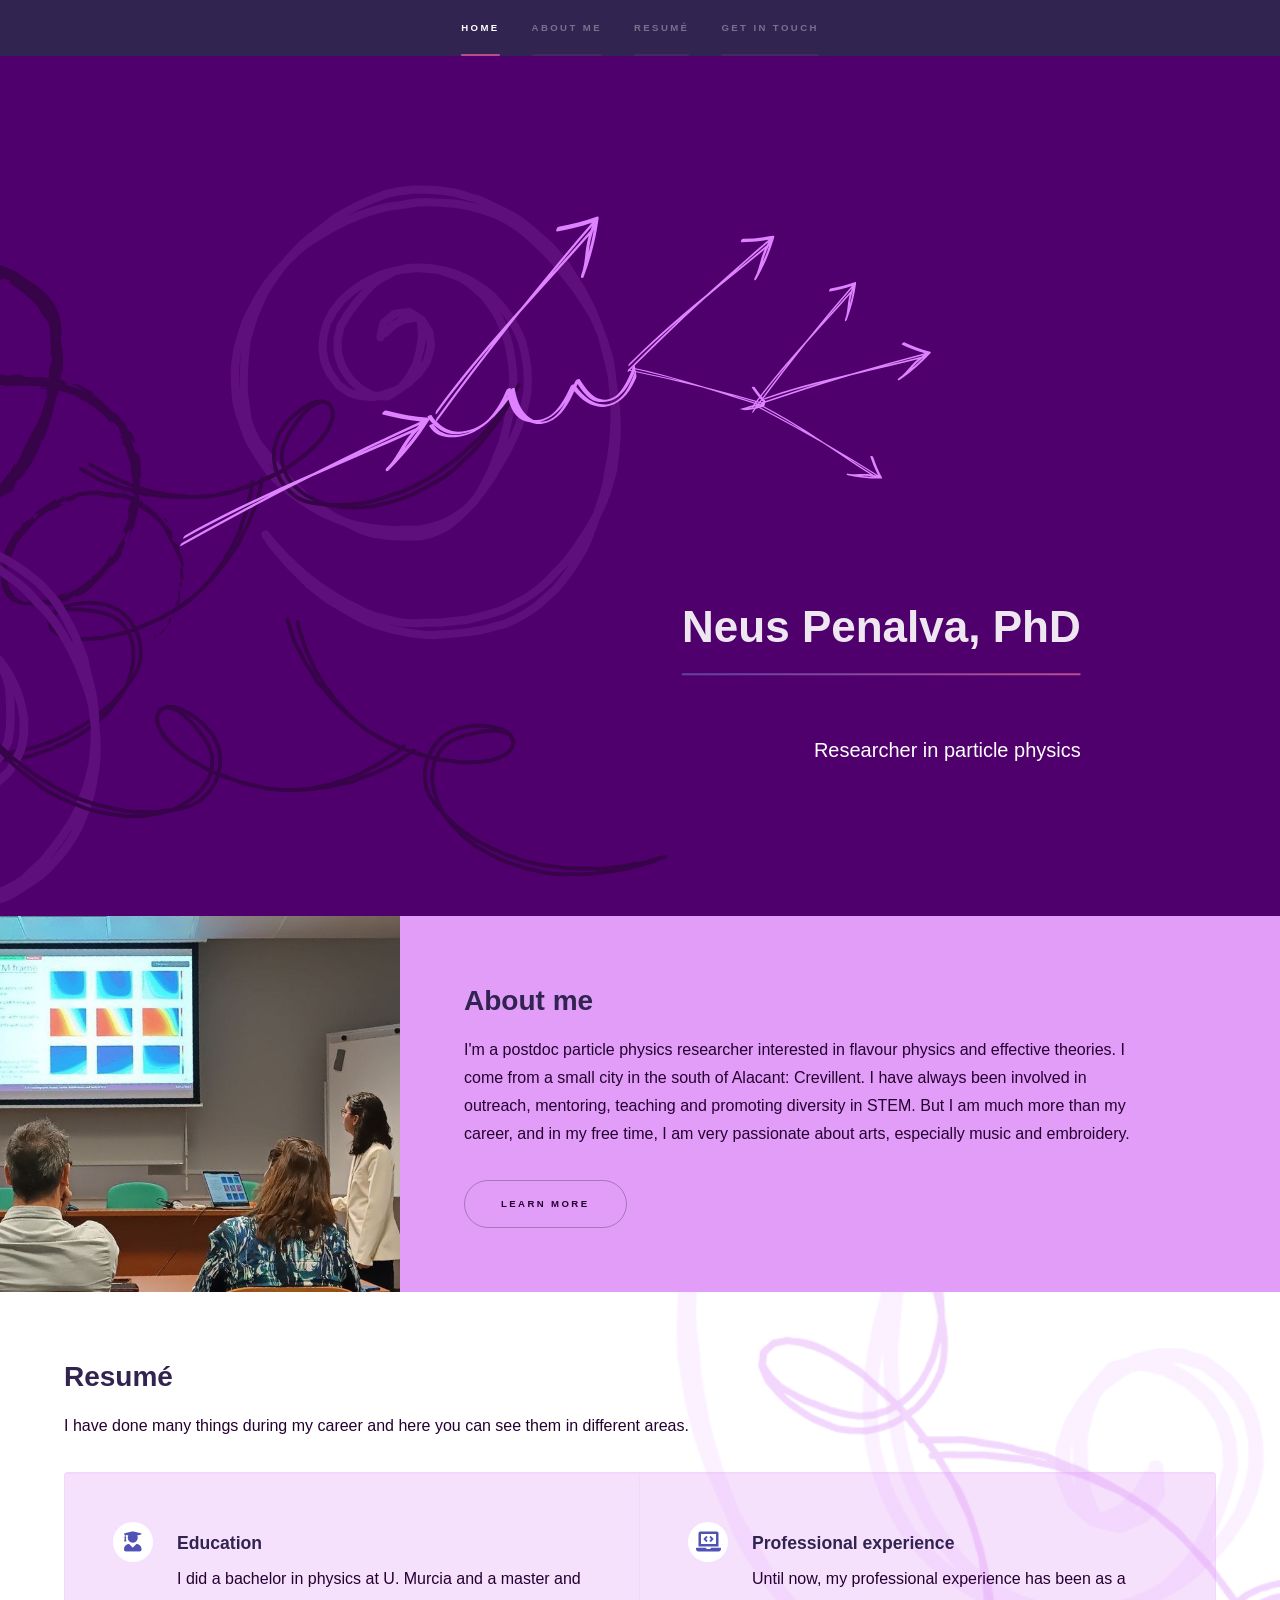
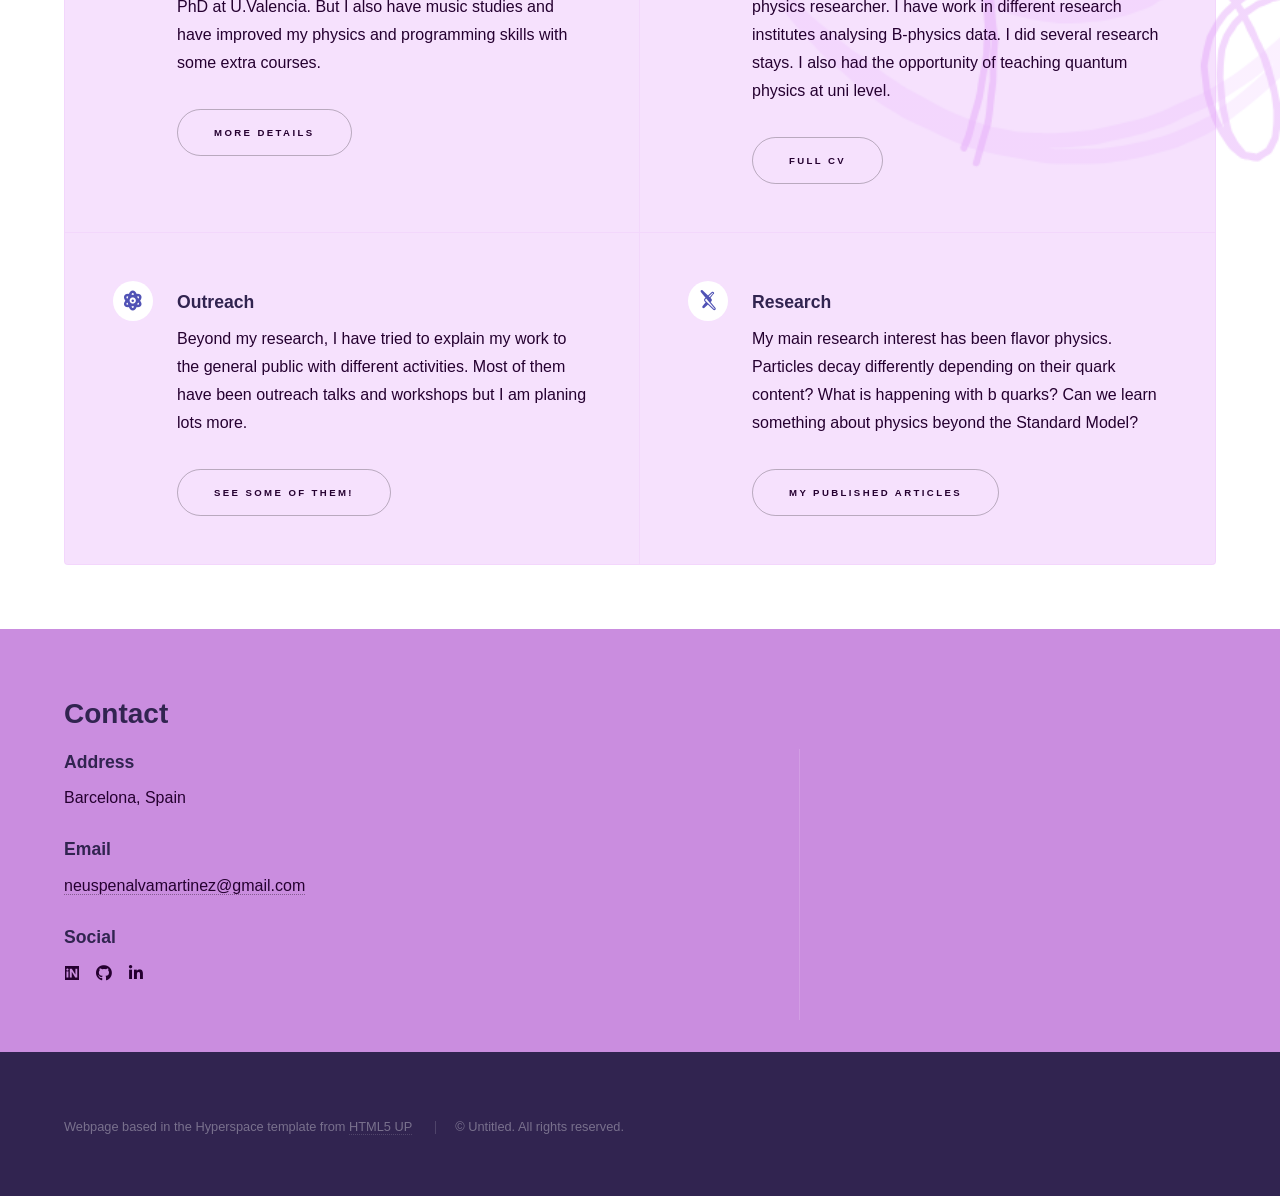
<file: index.html>
<!DOCTYPE HTML>
<!--
	Hyperspace by HTML5 UP
	html5up.net | @ajlkn
	Free for personal and commercial use under the CCA 3.0 license (html5up.net/license)
-->
<html>
	<head>
		<title>Neus Penalva</title>
		<meta charset="utf-8" />
		<meta name="viewport" content="width=device-width, initial-scale=1, user-scalable=no" />
		<link rel="stylesheet" href="assets/css/main.css" />
		<noscript><link rel="stylesheet" href="assets/css/noscript.css" /></noscript>
	</head>
	<body class="is-preload">

		<!-- Sidebar -->
			<section id="sidebar">
				<div class="inner">
					<header>
						<img src="images/perfil.jpeg" alt="Profile photo" class="avatar"/>
						<h2 id="logo" class="major">Neus Penalva</h2>
				    </header>
					<nav>
						<ul>
							<li><a href="#intro">Home</a></li>
							<li><a href="#one">About me</a></li>
							<li><a href="#two">Resumé</a></li>
							<li><a href="#three">Get in touch</a></li>
						</ul>
					</nav>
				</div>
			</section>

		<!-- Wrapper -->
			<div id="wrapper">

				<!-- Intro -->
					<section id="intro" class="wrapper style1 fullscreen fade-up">
						<div class="intro-text">
							<h1 class="major">Neus Penalva, PhD</h1>
							<p>Researcher in particle physics</p>
						</div>
					</section>

				<!-- One -->
					<section id="one" class="wrapper style2 spotlights">
						<section>
							<div class="image"><img src="images/thesis_defense.jpg" alt="" data-position="center center" width="100%" /></div>
							<div class="content">
								<div class="inner">
									<h2>About me</h2>
									<p>
									I'm a postdoc particle physics researcher interested in flavour physics and effective theories. 
									I come from a small city in the south of Alacant: Crevillent.
									I have always been involved in outreach, mentoring, teaching and promoting diversity in STEM. 
									But I am much more than my career, and in my free time, I am very passionate about arts, especially music and embroidery.	
									</p>
									<ul class="actions">
										<li><a href="aboutme.html" class="button">Learn more</a></li>
									</ul>
								</div>
							</div>

					</section>

				<!-- Two -->
					<section id="two" class="wrapper style4 fade-up">
						<div class="inner">
							<h2>Resumé</h2>
							<p>I have done many things during my career and here you can see them in different areas.</p>
							<div class="features">
								<section>
									<span class="icon solid major fa-user-graduate"></span>
									<h3>Education</h3>
									<p>I did a bachelor in physics at U. Murcia and a master and PhD at U.Valencia. But I also have music studies and have improved my physics and programming skills with some extra courses.</p>
									<ul class="actions">
										<li><a href="education.html" class="button">More details</a></li>
							        </ul>
								</section>
								<section>
									<span class="icon solid major fa-laptop-code"></span>
									<h3>Professional experience</h3>
									<p>Until now, my professional experience has been as a physics researcher. I have work in different research institutes analysing B-physics data. 
									I did several research stays. I also had the opportunity of teaching quantum physics at uni level. 
									</p>
									<ul class="actions">
										<li><a href="CV.html" class="button">Full CV</a></li>
							        </ul>
								</section>
								<section>
									<span class="icon solid major fa-atom"></span>
									<h3>Outreach</h3>
									<p>Beyond my research, I have tried to explain my work to the general public with different activities. Most of them have been outreach talks and workshops but I am planing lots more.</p>
									<ul class="actions">
										<li><a href="portfolio.html" class="button">See some of them!</a></li>
							        </ul>
								</section>
								<section>
									<span class="icon academic solid major ai-arxiv"></span>
									<h3>Research</h3>
									<p>My main research interest has been flavor physics. Particles decay differently depending on their quark content? What is happening with b quarks? Can we learn something about physics beyond the Standard Model?</p>
									<ul class="actions">
										<li><a href="publications.html" class="button">My published articles</a></li>
							        </ul>
								</section>
							</div>
						</div>
					</section>

				<!-- Three -->
					<section id="three" class="wrapper style2 fade-up">
						<div class="inner">
							<h2>Contact</h2>
							<div class="split style1">
<!--								<section>
									<form method="post" action="#">
										<div class="fields">
											<div class="field half">
												<label for="name">Name</label>
												<input type="text" name="name" id="name" />
											</div>
											<div class="field half">
												<label for="email">Email</label>
												<input type="text" name="email" id="email" />
											</div>
											<div class="field">
												<label for="message">Message</label>
												<textarea name="message" id="message" rows="5"></textarea>
											</div>
										</div>
										<ul class="actions">
											<li><a href="" class="button submit">Send Message</a></li>
										</ul>
									</form>
								</section>
-->								
								<section>
									<ul class="contact">
										<li>
											<h3>Address</h3>
											<span>Barcelona, Spain</span>
										</li>
										<li>
											<h3>Email</h3>
											<a href="mailto:neuspenalvamartinez@gmail.com">neuspenalvamartinez@gmail.com</a>
										</li>
										
										<li>
											<h3>Social</h3>
											<ul class="icons">
												<li><a href="https://inspirehep.net/authors/1802259?ui-citation-summary=true" class="icon academic ai-inspire"><span class="label">Inspire-HEP</span></a></li>
												<li><a href="https://github.com/NeusPenalva" class="icon brands fa-github"><span class="label">GitHub</span></a></li>
												<li><a href="https://www.linkedin.com/in/neus-penalva-mart%C3%ADnez-898a0a345/" class="icon brands fa-linkedin-in"><span class="label">LinkedIn</span></a></li>
											</ul>
										</li>
									</ul>
								</section>
							</div>
						</div>
					</section>

			</div>

		<!-- Footer -->
			<footer id="footer" class="wrapper style1-alt">
				<div class="inner">
					<ul class="menu">
						<li>Webpage based in the Hyperspace template from <a href="http://html5up.net">HTML5 UP</a></li>
						<li>&copy; Untitled. All rights reserved.</li>
					</ul>
				</div>
			</footer>

		<!-- Scripts -->
			<script src="assets/js/jquery.min.js"></script>
			<script src="assets/js/jquery.scrollex.min.js"></script>
			<script src="assets/js/jquery.scrolly.min.js"></script>
			<script src="assets/js/browser.min.js"></script>
			<script src="assets/js/breakpoints.min.js"></script>
			<script src="assets/js/util.js"></script>
			<script src="assets/js/main.js"></script>

	</body>
</html>
</file>
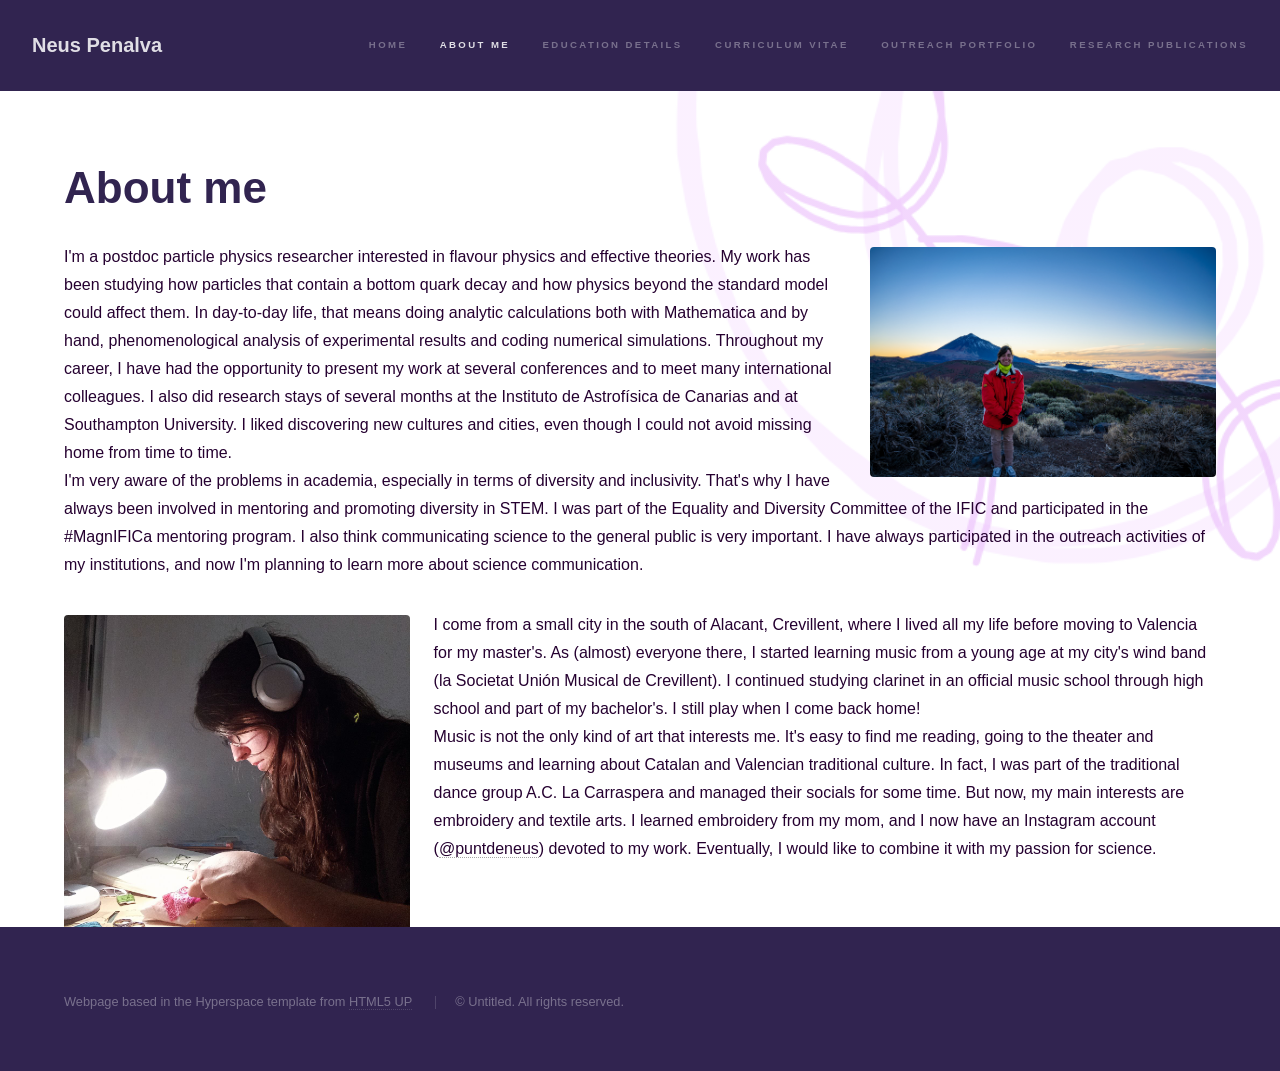
<file: aboutme.html>
<!DOCTYPE HTML>
<!--
	Hyperspace by HTML5 UP
	html5up.net | @ajlkn
	Free for personal and commercial use under the CCA 3.0 license (html5up.net/license)
-->
<html>
	<head>
		<title>About me - Neus Penalva</title>
		<meta charset="utf-8" />
		<meta name="viewport" content="width=device-width, initial-scale=1, user-scalable=no" />
		<link rel="stylesheet" href="assets/css/main.css" />
		<noscript><link rel="stylesheet" href="assets/css/noscript.css" /></noscript>
	</head>
	<body class="is-preload">

		<!-- Header -->
			<header id="header" class="wrapper style1-alt">
				<a href="index.html" class="title">Neus Penalva</a>
				<nav>
					<ul>
						<li><a href="index.html">Home</a></li>
						<li><a href="aboutme.html" class="active">About me</a></li>
						<li><a href="education.html">Education details</a></li>
						<li><a href="CV.html">Curriculum vitae</a></li>
						<li><a href="portfolio.html">Outreach portfolio</a></li>
						<li><a href="publications.html">Research publications</a></li>
					</ul>
				</nav>
			</header>

		<!-- Wrapper -->
			<div id="wrapper">

				<!-- Main -->
					<section id="main" class="wrapper style4 fade-up">
						<div class="inner">
							<h1>About me</h1>
							
							<p>
							<span class="image right"><img src="images/teide.jpg" alt="A photo of me standing at the Teide volcano during my research stay at the Canary Islands." /></span>
							I'm a postdoc particle physics researcher interested in flavour physics and effective theories. 
							My work has been studying how particles that contain a bottom quark decay and how physics beyond the standard model could affect them.
							In day-to-day life, that means doing analytic calculations both with Mathematica and by hand, phenomenological analysis of experimental results and coding numerical simulations.
							Throughout my career, I have had the opportunity to present my work at several conferences and to meet many international colleagues. 
							I also did research stays of several months at the Instituto de Astrofísica de Canarias and at Southampton University.
							I liked discovering new cultures and cities, even though I could not avoid missing home from time to time.<br>
							
							I'm very aware of the problems in academia, especially in terms of diversity and inclusivity. 
							That's why I have always been involved in mentoring and promoting diversity in STEM. 
							I was part of the Equality and Diversity Committee of the IFIC and participated in the #MagnIFICa mentoring program. 
							I also think communicating science to the general public is very important. 
							I have always participated in the outreach activities of my institutions, and now I'm planning to learn more about science communication.
							</p>
								
							<p>
							<span class="image left"><img src="images/puntdeneus.jpg" alt="A photo of me at my desk very focussed in the piece that I'm embroidering." /></span>
							I come from a small city in the south of Alacant, Crevillent, where I lived all my life before moving to Valencia for my master's.
							As (almost) everyone there, I started learning music from a young age at my city's wind band (la Societat Unión Musical de Crevillent). 
							I continued studying clarinet in an official music school through high school and part of my bachelor's. 
							I still play when I come back home!<br>
								
							Music is not the only kind of art that interests me. 
							It's easy to find me reading, going to the theater and museums and learning about Catalan and Valencian traditional culture.
							In fact, I was part of the traditional dance group A.C. La Carraspera and managed their socials for some time.
							But now, my main interests are embroidery and textile arts.
							I learned embroidery from my mom, and I now have an Instagram account (<a href="https://www.instagram.com/puntdeneus?igsh=MXRwd3VvMmRxN2Q0cw==">@puntdeneus</a>) devoted to my work.
							Eventually, I would like to combine it with my passion for science. 
							
							</p>
						</div>
					</section>

			</div>

		<!-- Footer -->
<footer id="footer" class="wrapper style1-alt">
				<div class="inner">
					<ul class="menu">
						<li>Webpage based in the Hyperspace template from <a href="http://html5up.net">HTML5 UP</a></li>
						<li>&copy; Untitled. All rights reserved.</li>
					</ul>
				</div>
			</footer>

		<!-- Scripts -->
			<script src="assets/js/jquery.min.js"></script>
			<script src="assets/js/jquery.scrollex.min.js"></script>
			<script src="assets/js/jquery.scrolly.min.js"></script>
			<script src="assets/js/browser.min.js"></script>
			<script src="assets/js/breakpoints.min.js"></script>
			<script src="assets/js/util.js"></script>
			<script src="assets/js/main.js"></script>

	</body>
</html>
</file>
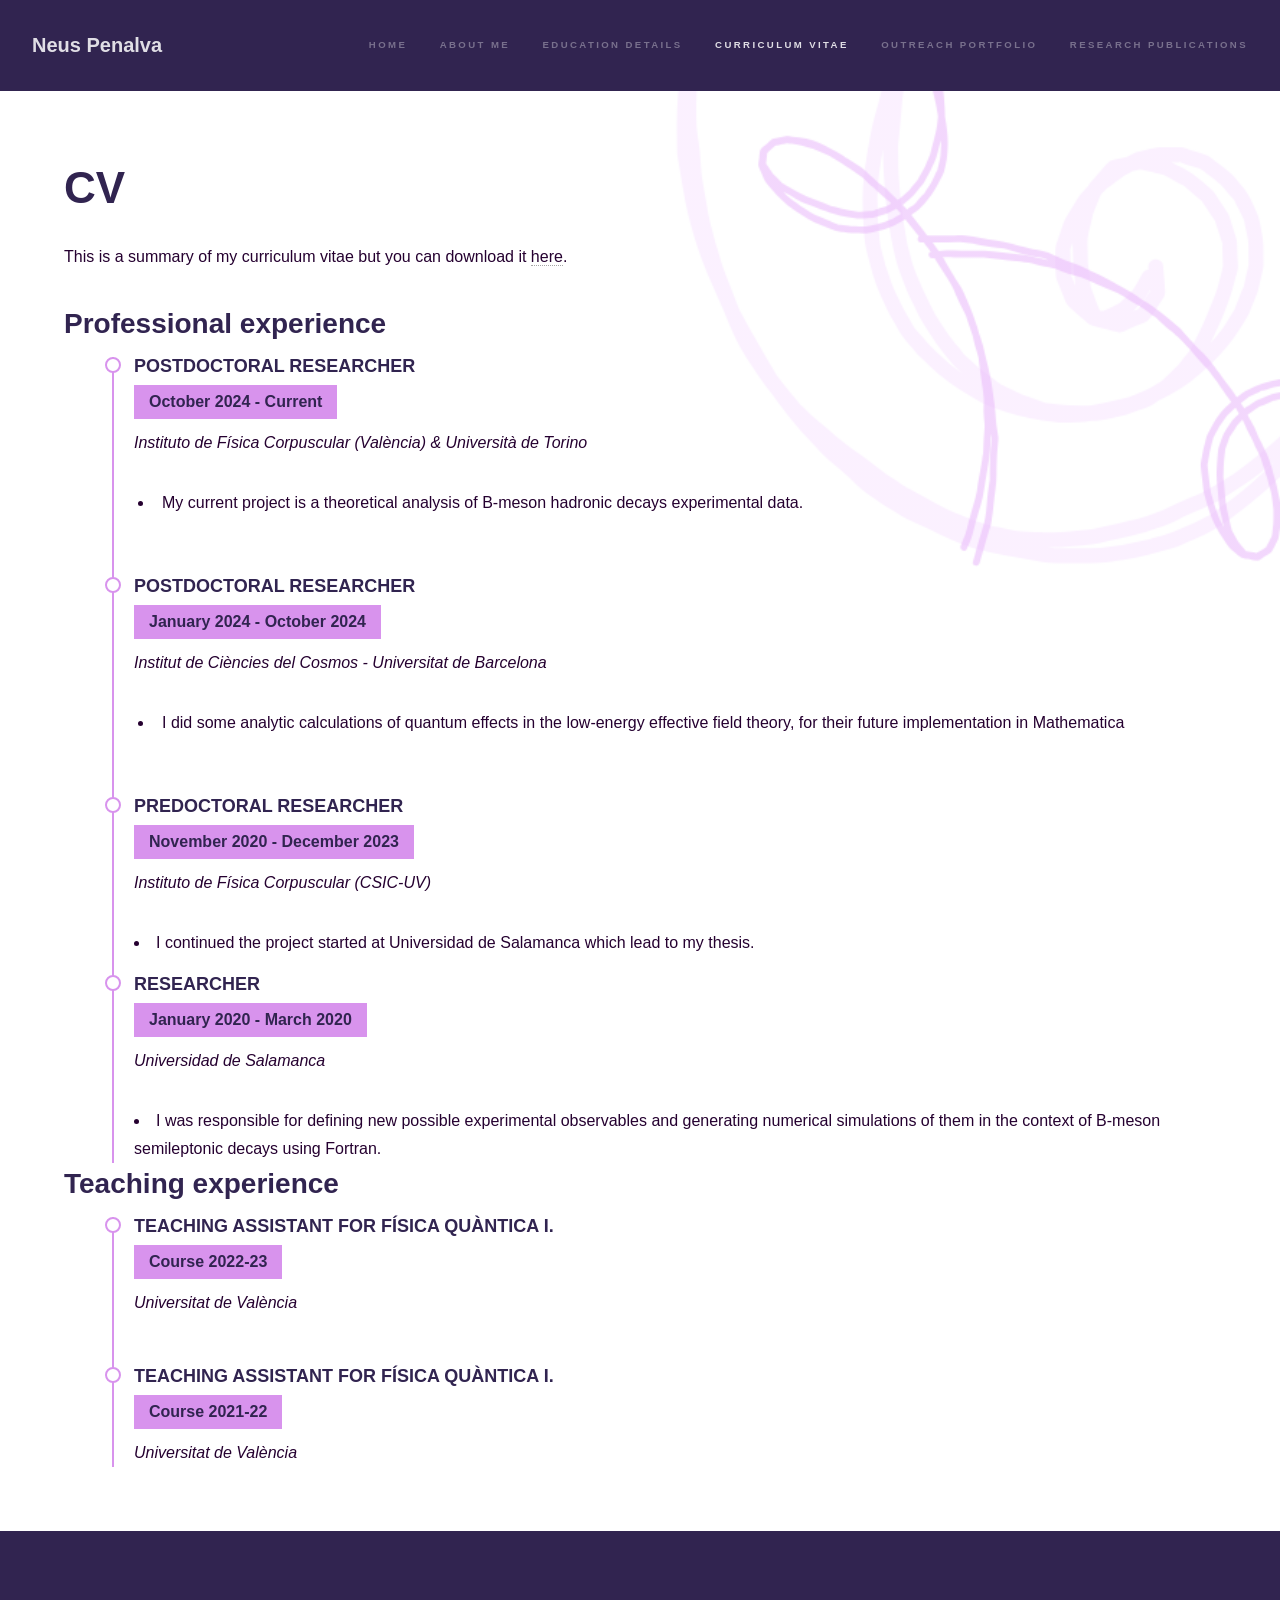
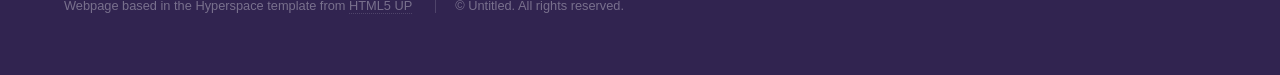
<file: CV.html>
<!DOCTYPE HTML>
<!--
	Hyperspace by HTML5 UP
	html5up.net | @ajlkn
	Free for personal and commercial use under the CCA 3.0 license (html5up.net/license)
-->
<html>
	<head>
		<title>Curriculum Vitae - Neus Penalva</title>
		<meta charset="utf-8" />
		<meta name="viewport" content="width=device-width, initial-scale=1, user-scalable=no" />
		<link rel="stylesheet" href="assets/css/main.css" />
		<noscript><link rel="stylesheet" href="assets/css/noscript.css" /></noscript>
	</head>
	<body class="is-preload">

		<!-- Header -->
			<header id="header" class="wrapper style1-alt">
				<a href="index.html" class="title">Neus Penalva</a>
				<nav>
					<ul>
						<li><a href="index.html">Home</a></li>
						<li><a href="aboutme.html" >About me</a></li>
						<li><a href="education.html">Education details</a></li>
						<li><a href="CV.html" class="active">Curriculum vitae</a></li>
						<li><a href="portfolio.html">Outreach portfolio</a></li>
						<li><a href="publications.html" >Research publications</a></li>
					</ul>
				</nav>
			</header>

		<!-- Wrapper -->
	  <div id="wrapper">


				<!-- Main -->
					<section id="main" class="wrapper style4 fade-up">
						<div class="inner">
							<h1>CV</h1>
							
							<p>
							This is a summary of my curriculum vitae but you can download it <a href="images/CV_NeusPenalva.pdf">here</a>.
							</p>
							
							<h2>Professional experience</h2>
							<div class="resume">
								<div class="resume-item" >
									<h4>Postdoctoral researcher</h4>
									<h5>October 2024 - Current</h5>
									<p><em>Instituto de Física Corpuscular (València) & Università de Torino</em></p>
									<ul>
										<li>My current project is a theoretical analysis of B-meson hadronic decays experimental data. </li>
									</ul>
								</div>	
								<div class="resume-item" >
									<h4>Postdoctoral researcher</h4>
									<h5>January 2024 - October 2024</h5>
									<p><em>Institut de Ciències del Cosmos - Universitat de Barcelona</em></p>
									<ul>
										<li>I did some analytic calculations of quantum effects in the low-energy effective field theory, for their future implementation in Mathematica</li>
									</ul>
								</div>
								<div class="resume-item">
									<h4>Predoctoral researcher</h4>
									<h5>November 2020 - December 2023</h5>
									<p><em>Instituto de Física Corpuscular (CSIC-UV)</em></p>
									<li>I continued the project started at Universidad de Salamanca which lead to my thesis. </div>
								<div class="resume-item">
									<h4>Researcher</h4>
									<h5>January 2020 - March 2020</h5>
									<p><em>Universidad de Salamanca</em></p>
									<li>I was responsible for defining new possible experimental observables and generating numerical simulations of them in the context of B-meson semileptonic decays using Fortran. </li>
								</div>
							</div>
							
							<h2>Teaching experience</h2>
							<div class="resume">
								<div class="resume-item" >
									<h4>Teaching Assistant for Física Quàntica I.</h4>
									<h5>Course 2022-23</h5>
									<p><em>Universitat de València</em></p>
								</div>	
								<div class="resume-item" >
									<h4>Teaching Assistant for Física Quàntica I.</h4>
									<h5>Course 2021-22</h5>
									<p><em>Universitat de València</em></p>
								</div>	
							</div>
							
							
						</div>
					</section>

			</div>

		<!-- Footer -->
<footer id="footer" class="wrapper style1-alt">
				<div class="inner">
					<ul class="menu">
						<li>Webpage based in the Hyperspace template from <a href="http://html5up.net">HTML5 UP</a></li>
						<li>&copy; Untitled. All rights reserved.</li>
					</ul>
				</div>
			</footer>

		<!-- Scripts -->
			<script src="assets/js/jquery.min.js"></script>
			<script src="assets/js/jquery.scrollex.min.js"></script>
			<script src="assets/js/jquery.scrolly.min.js"></script>
			<script src="assets/js/browser.min.js"></script>
			<script src="assets/js/breakpoints.min.js"></script>
			<script src="assets/js/util.js"></script>
			<script src="assets/js/main.js"></script>

	</body>
</html>
</file>
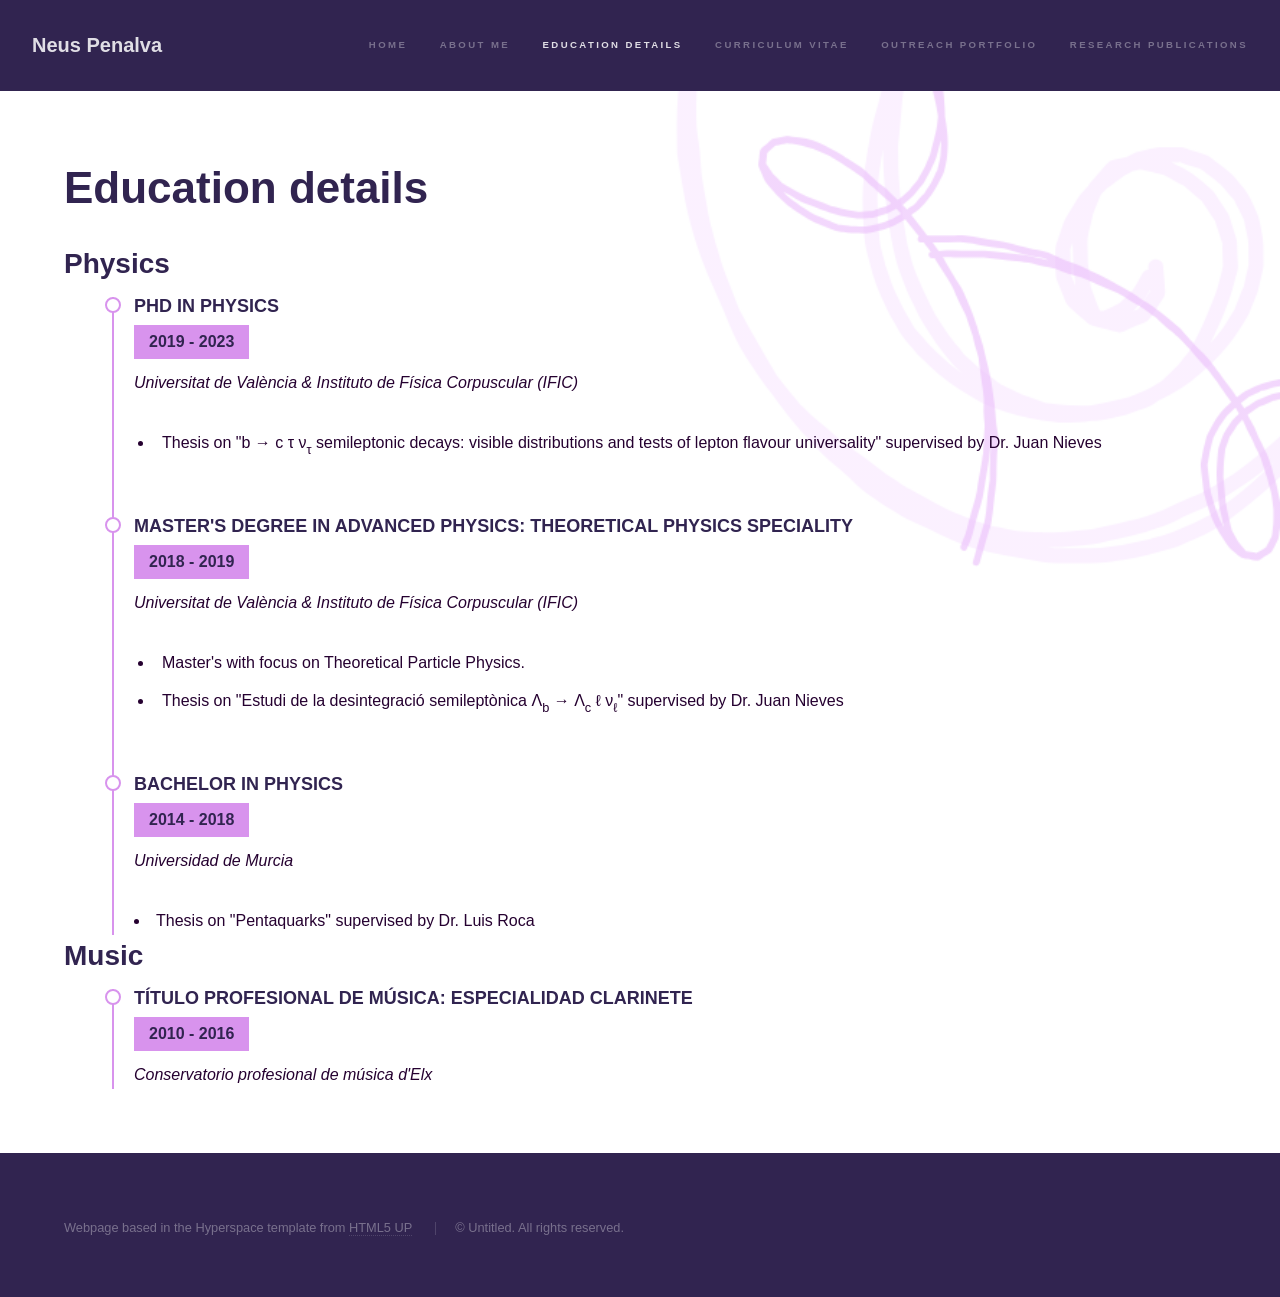
<file: education.html>
<!DOCTYPE HTML>
<!--
	Hyperspace by HTML5 UP
	html5up.net | @ajlkn
	Free for personal and commercial use under the CCA 3.0 license (html5up.net/license)
-->
<html>
	<head>
		<title>Education details - Neus Penalva</title>
		<meta charset="utf-8" />
		<meta name="viewport" content="width=device-width, initial-scale=1, user-scalable=no" />
		<link rel="stylesheet" href="assets/css/main.css" />
		<noscript><link rel="stylesheet" href="assets/css/noscript.css" /></noscript>
	</head>
	<body class="is-preload">

		<!-- Header -->
			<header id="header" class="wrapper style1-alt">
				<a href="index.html" class="title">Neus Penalva</a>
				<nav>
					<ul>
						<li><a href="index.html">Home</a></li>
						<li><a href="aboutme.html" >About me</a></li>
						<li><a href="education.html" class="active">Education details</a></li>
						<li><a href="CV.html">Curriculum vitae</a></li>
						<li><a href="portfolio.html">Outreach portfolio</a></li>
						<li><a href="publications.html" >Research publications</a></li>
					</ul>
				</nav>
			</header>

		<!-- Wrapper -->
			<div id="wrapper">

				<!-- Main -->
					<section id="main" class="wrapper style4 fade-up">

						<div class="inner">
							
							<h1>Education details</h1>
							<h2>Physics</h2>
							<div class="resume">
								<div class="resume-item" >
									<h4>PhD in Physics</h4>
									<h5>2019 - 2023</h5>
									<p><em>Universitat de València &amp; Instituto de Física Corpuscular (IFIC)</em></p>
									<ul>
										<li>Thesis on "b &rarr; c &tau; &nu;<sub>&tau;</sub> semileptonic decays: visible distributions and tests of lepton flavour universality" supervised by Dr. Juan Nieves </li>
									</ul>
								</div>	
								<div class="resume-item" >
									<h4>Master's degree in Advanced Physics: Theoretical Physics speciality</h4>
									<h5>2018 - 2019</h5>
									<p><em>Universitat de València &amp; Instituto de Física Corpuscular (IFIC)</em></p>
									<ul>
										<li>Master's with focus on Theoretical Particle Physics. </li>
										<li>Thesis on "Estudi de la desintegració semileptònica &Lambda;<sub>b</sub> &rarr; &Lambda;<sub>c</sub> ℓ &nu;<sub>ℓ</sub>" supervised by Dr. Juan Nieves </li>
									</ul>
								</div>
								<div class="resume-item">
									<h4>Bachelor in Physics</h4>
									<h5>2014 - 2018</h5>
									<p><em>Universidad de Murcia</em></p>
									<li>Thesis on "Pentaquarks" supervised by Dr. Luis Roca </li>
								</div>
							</div>
								
							<h2>Music</h2>	
							<div class="resume">
								<div class="resume-item">
									<h4>Título profesional de música: especialidad clarinete</h4>
									<h5>2010 - 2016</h5>
									<p><em>Conservatorio profesional de música d'Elx</em></p>
								</div>
							</div>
							
<!--							<h2>Courses</h2>	
							<div class="resume">
								<div class="resume-item">
									<h4>Course1</h4>
									<h5>20xx</h5>
									<p><em>Uni</em></p>
								</div>
							</div>
-->						
						</div>
					</section>

			</div>

		<!-- Footer -->
<footer id="footer" class="wrapper style1-alt">
				<div class="inner">
					<ul class="menu">
						<li>Webpage based in the Hyperspace template from <a href="http://html5up.net">HTML5 UP</a></li>
						<li>&copy; Untitled. All rights reserved.</li>
					</ul>
				</div>
			</footer>

		<!-- Scripts -->
			<script src="assets/js/jquery.min.js"></script>
			<script src="assets/js/jquery.scrollex.min.js"></script>
			<script src="assets/js/jquery.scrolly.min.js"></script>
			<script src="assets/js/browser.min.js"></script>
			<script src="assets/js/breakpoints.min.js"></script>
			<script src="assets/js/util.js"></script>
			<script src="assets/js/main.js"></script>

	</body>
</html>
</file>
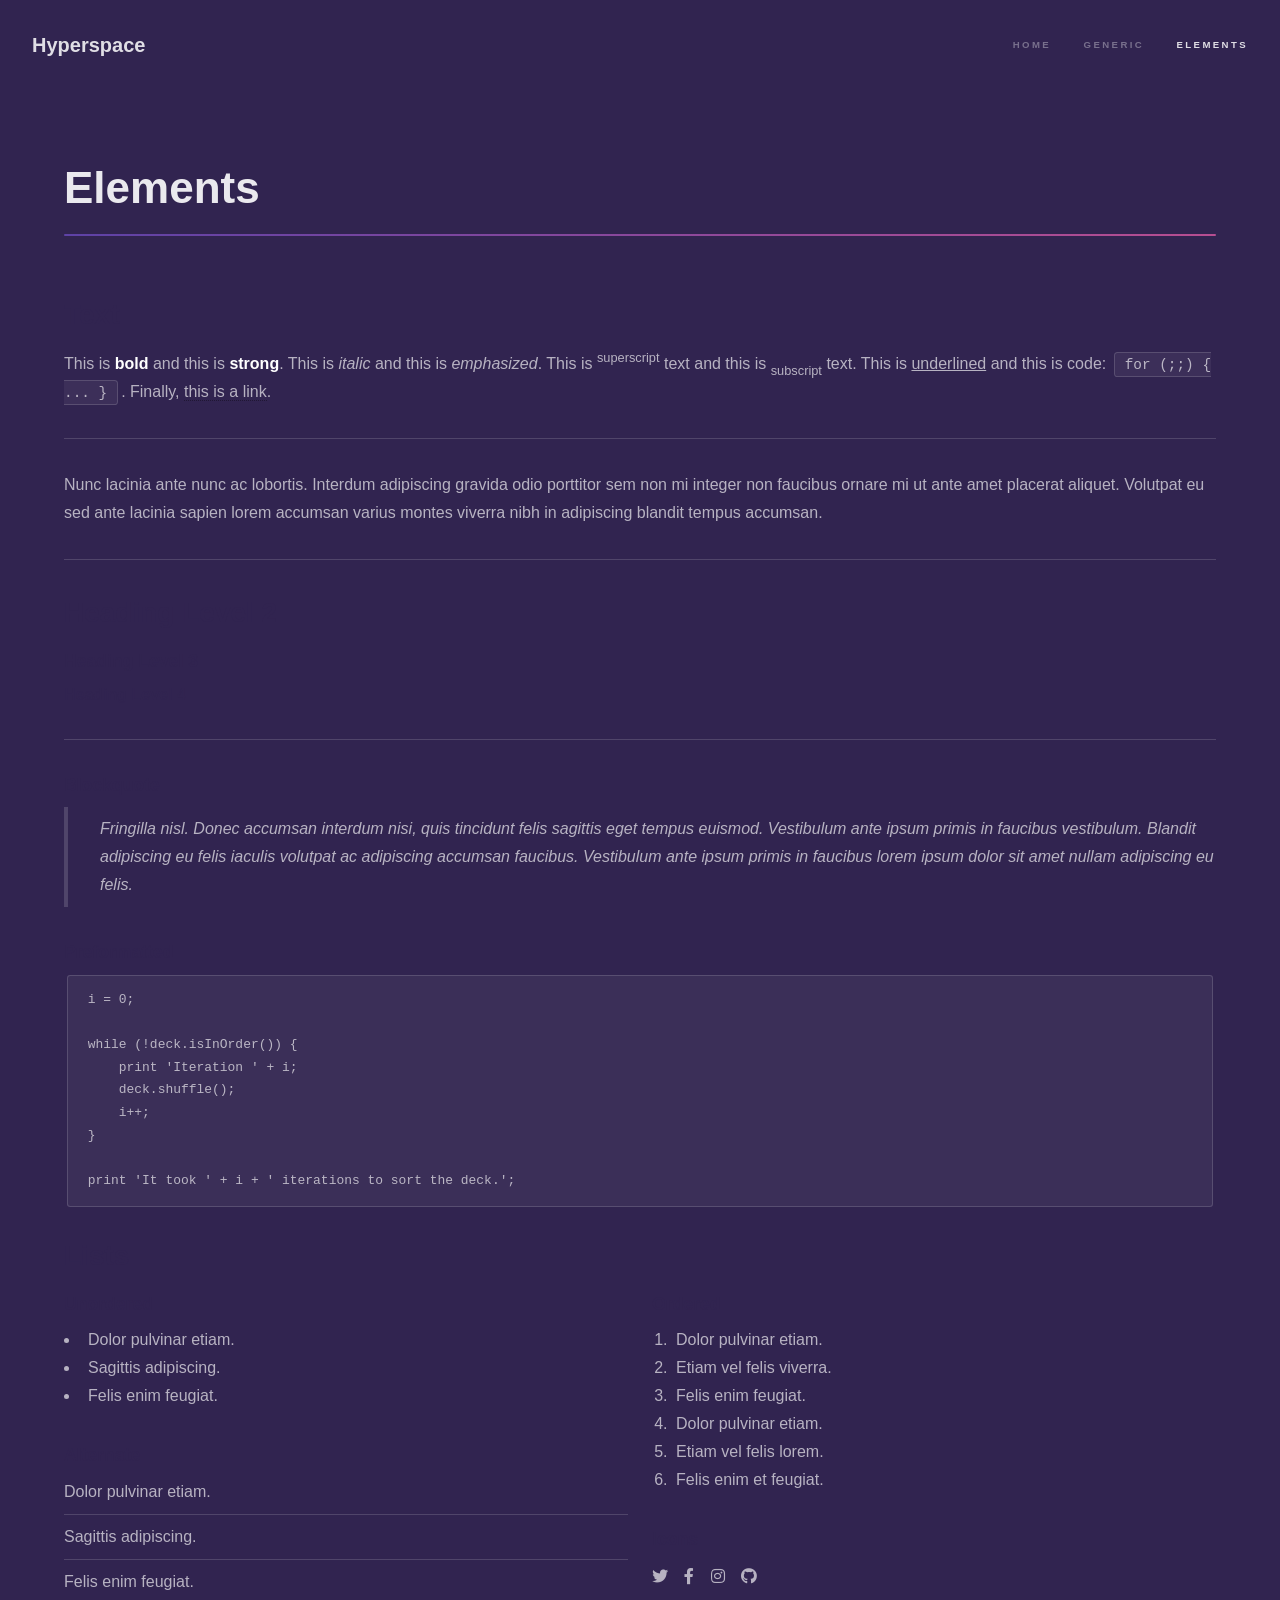
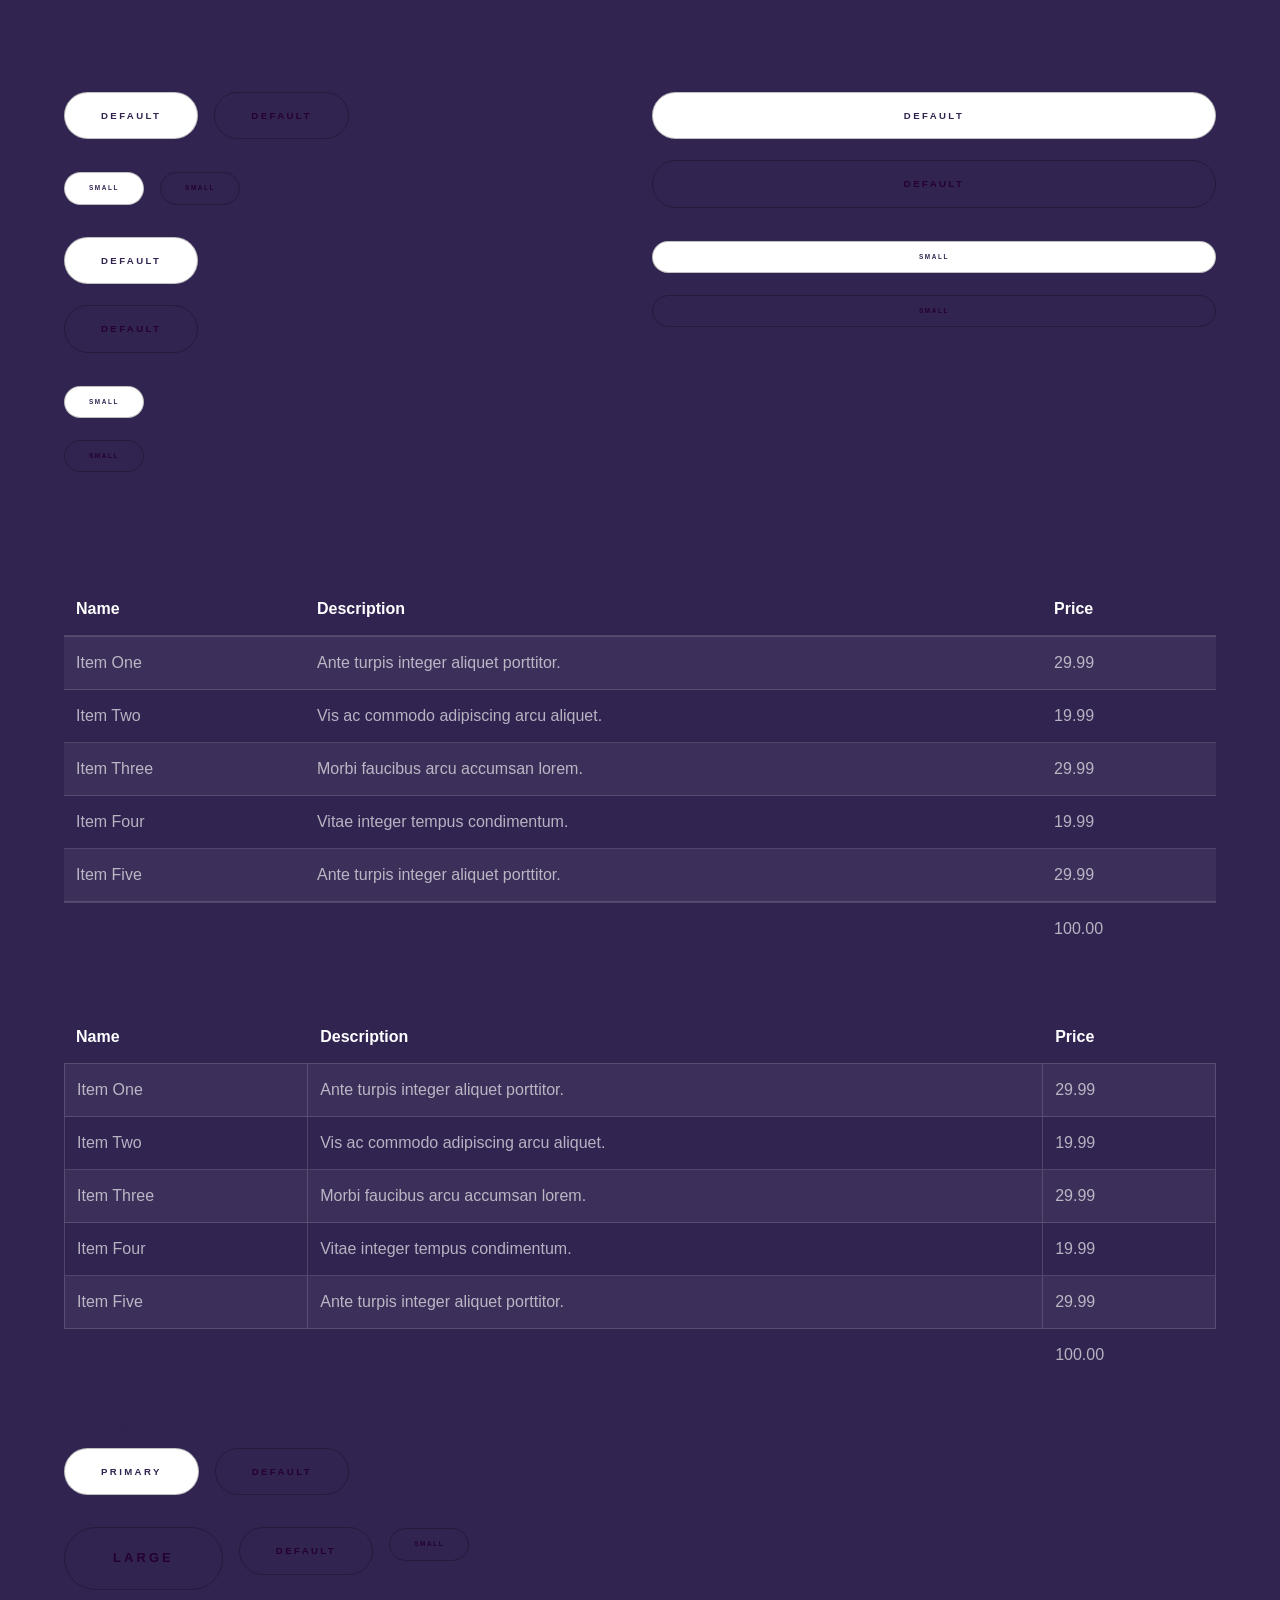
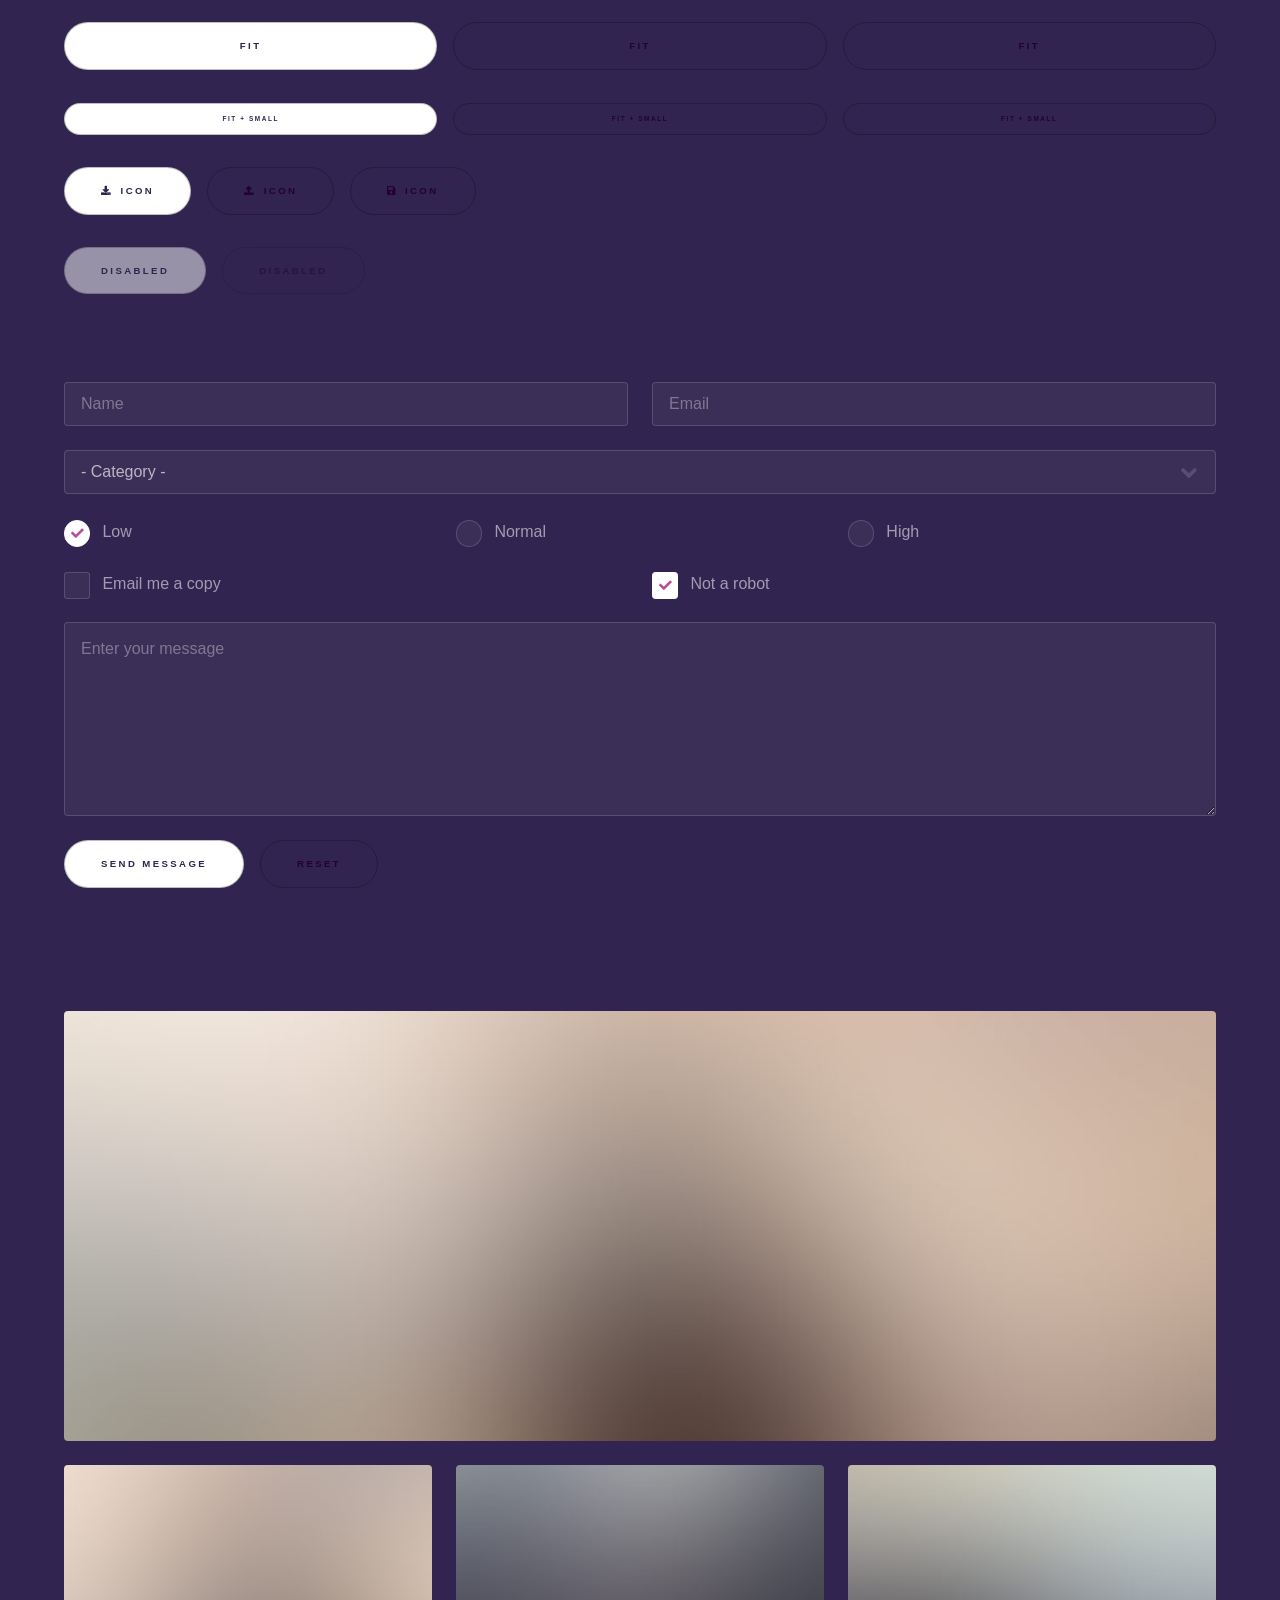
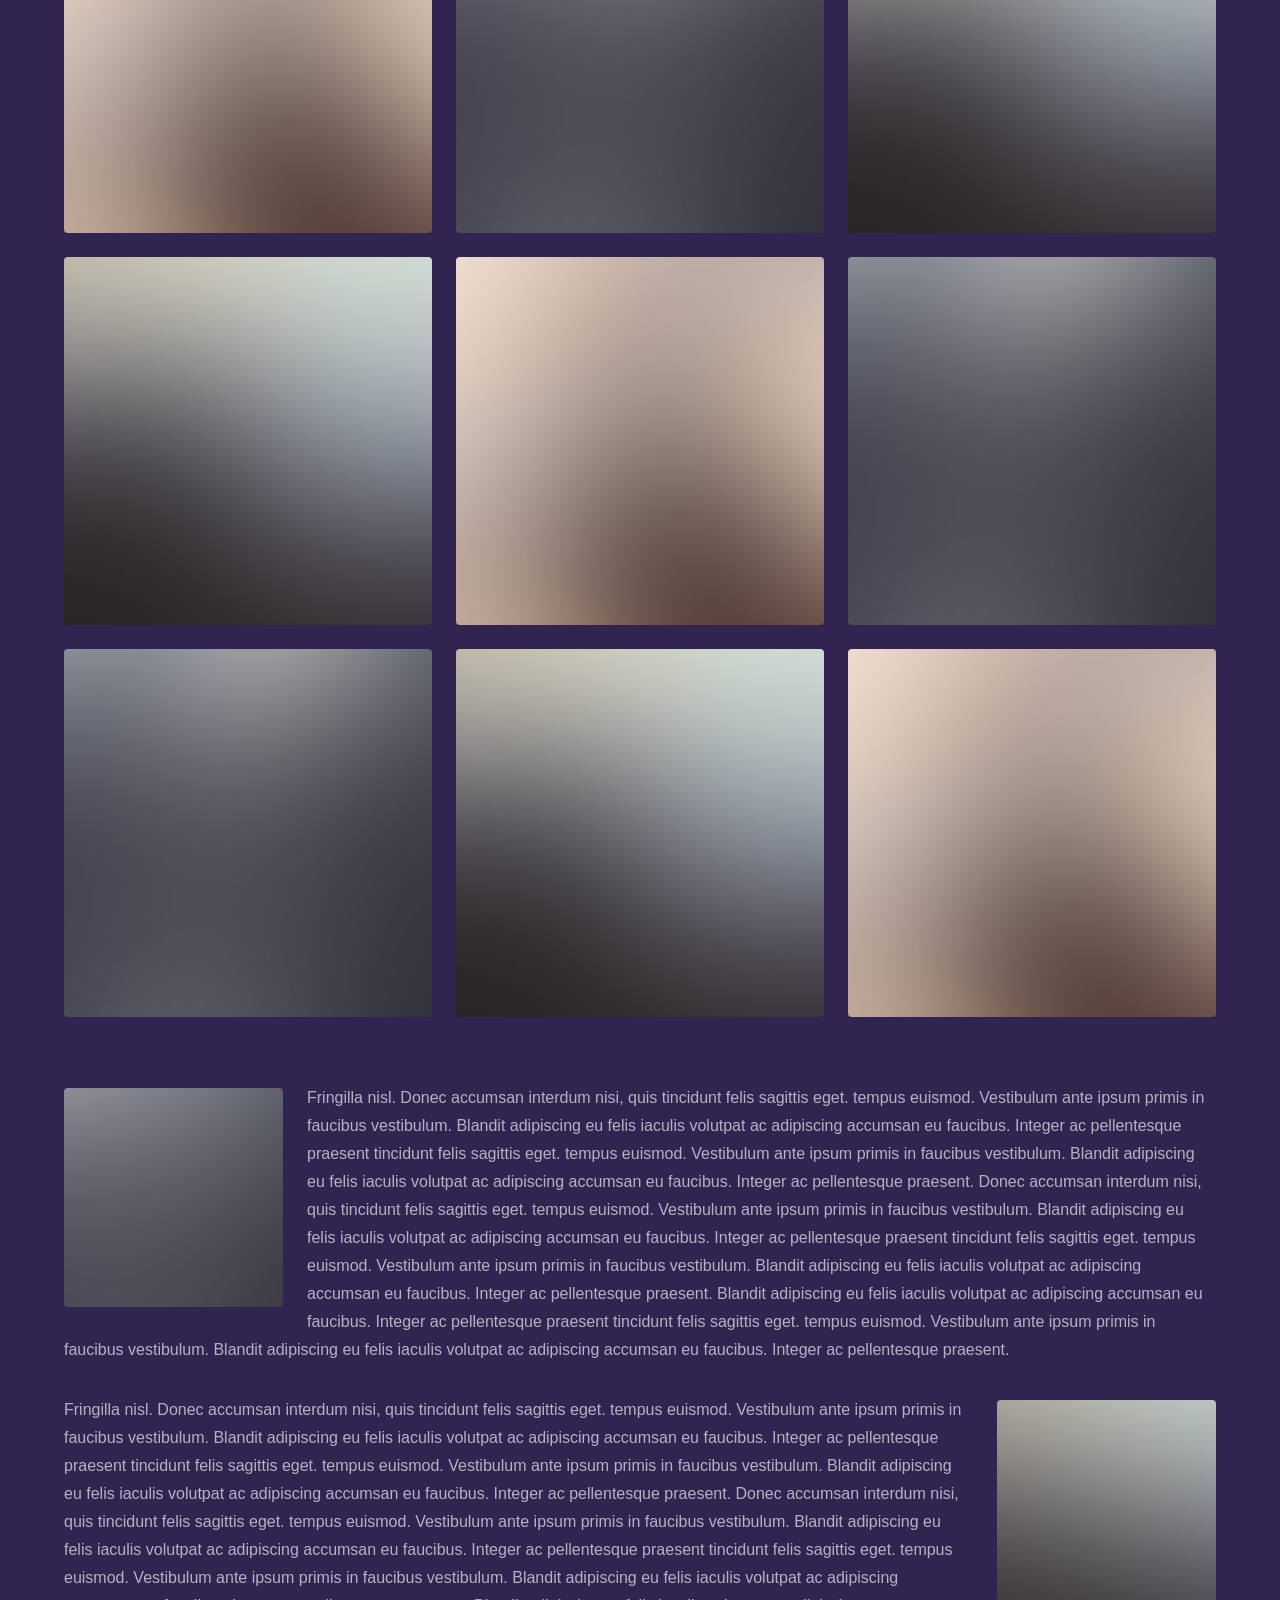
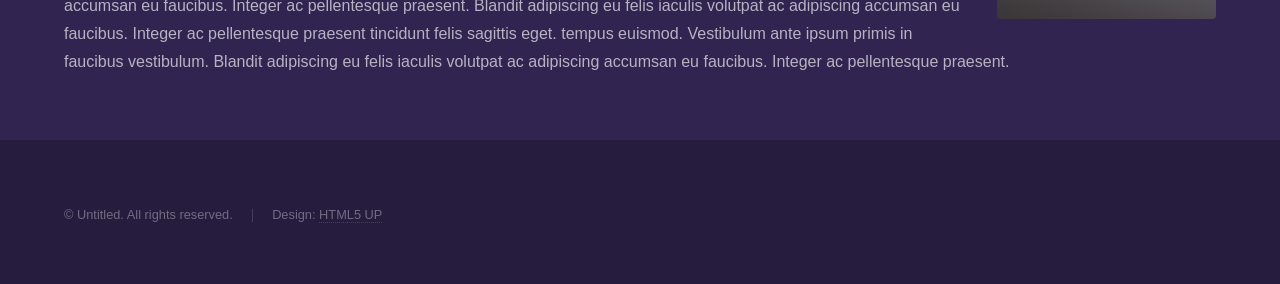
<file: elements.html>
<!DOCTYPE HTML>
<!--
	Hyperspace by HTML5 UP
	html5up.net | @ajlkn
	Free for personal and commercial use under the CCA 3.0 license (html5up.net/license)
-->
<html>
	<head>
		<title>Elements - Hyperspace by HTML5 UP</title>
		<meta charset="utf-8" />
		<meta name="viewport" content="width=device-width, initial-scale=1, user-scalable=no" />
		<link rel="stylesheet" href="assets/css/main.css" />
		<noscript><link rel="stylesheet" href="assets/css/noscript.css" /></noscript>
	</head>
	<body class="is-preload">

		<!-- Header -->
			<header id="header">
				<a href="index.html" class="title">Hyperspace</a>
				<nav>
					<ul>
						<li><a href="index.html">Home</a></li>
						<li><a href="generic.html">Generic</a></li>
						<li><a href="elements.html"  class="active">Elements</a></li>
					</ul>
				</nav>
			</header>

		<!-- Wrapper -->
			<div id="wrapper">

				<!-- Main -->
					<section id="main" class="wrapper">
						<div class="inner">
							<h1 class="major">Elements</h1>

							<!-- Text -->
								<section>
									<h2>Text</h2>
									<p>This is <b>bold</b> and this is <strong>strong</strong>. This is <i>italic</i> and this is <em>emphasized</em>.
									This is <sup>superscript</sup> text and this is <sub>subscript</sub> text.
									This is <u>underlined</u> and this is code: <code>for (;;) { ... }</code>. Finally, <a href="#">this is a link</a>.</p>
									<hr />
									<p>Nunc lacinia ante nunc ac lobortis. Interdum adipiscing gravida odio porttitor sem non mi integer non faucibus ornare mi ut ante amet placerat aliquet. Volutpat eu sed ante lacinia sapien lorem accumsan varius montes viverra nibh in adipiscing blandit tempus accumsan.</p>
									<hr />
									<h2>Heading Level 2</h2>
									<h3>Heading Level 3</h3>
									<h4>Heading Level 4</h4>
									<hr />
									<h3>Blockquote</h3>
									<blockquote>Fringilla nisl. Donec accumsan interdum nisi, quis tincidunt felis sagittis eget tempus euismod. Vestibulum ante ipsum primis in faucibus vestibulum. Blandit adipiscing eu felis iaculis volutpat ac adipiscing accumsan faucibus. Vestibulum ante ipsum primis in faucibus lorem ipsum dolor sit amet nullam adipiscing eu felis.</blockquote>
									<h3>Preformatted</h3>
									<pre><code>i = 0;

while (!deck.isInOrder()) {
    print 'Iteration ' + i;
    deck.shuffle();
    i++;
}

print 'It took ' + i + ' iterations to sort the deck.';</code></pre>
								</section>

							<!-- Lists -->
								<section>
									<h2>Lists</h2>
									<div class="row">
										<div class="col-6 col-12-medium">
											<h3>Unordered</h3>
											<ul>
												<li>Dolor pulvinar etiam.</li>
												<li>Sagittis adipiscing.</li>
												<li>Felis enim feugiat.</li>
											</ul>
											<h3>Alternate</h3>
											<ul class="alt">
												<li>Dolor pulvinar etiam.</li>
												<li>Sagittis adipiscing.</li>
												<li>Felis enim feugiat.</li>
											</ul>
										</div>
										<div class="col-6 col-12-medium">
											<h3>Ordered</h3>
											<ol>
												<li>Dolor pulvinar etiam.</li>
												<li>Etiam vel felis viverra.</li>
												<li>Felis enim feugiat.</li>
												<li>Dolor pulvinar etiam.</li>
												<li>Etiam vel felis lorem.</li>
												<li>Felis enim et feugiat.</li>
											</ol>
											<h3>Icons</h3>
											<ul class="icons">
												<li><a href="#" class="icon brands fa-twitter"><span class="label">Twitter</span></a></li>
												<li><a href="#" class="icon brands fa-facebook-f"><span class="label">Facebook</span></a></li>
												<li><a href="#" class="icon brands fa-instagram"><span class="label">Instagram</span></a></li>
												<li><a href="#" class="icon brands fa-github"><span class="label">Github</span></a></li>
											</ul>
										</div>
									</div>
									<h2>Actions</h2>
									<div class="row">
										<div class="col-6 col-12-medium">
											<ul class="actions">
												<li><a href="#" class="button primary">Default</a></li>
												<li><a href="#" class="button">Default</a></li>
											</ul>
											<ul class="actions small">
												<li><a href="#" class="button primary small">Small</a></li>
												<li><a href="#" class="button small">Small</a></li>
											</ul>
											<ul class="actions stacked">
												<li><a href="#" class="button primary">Default</a></li>
												<li><a href="#" class="button">Default</a></li>
											</ul>
											<ul class="actions stacked">
												<li><a href="#" class="button primary small">Small</a></li>
												<li><a href="#" class="button small">Small</a></li>
											</ul>
										</div>
										<div class="col-6 col-12-medium">
											<ul class="actions stacked">
												<li><a href="#" class="button primary fit">Default</a></li>
												<li><a href="#" class="button fit">Default</a></li>
											</ul>
											<ul class="actions stacked">
												<li><a href="#" class="button primary small fit">Small</a></li>
												<li><a href="#" class="button small fit">Small</a></li>
											</ul>
										</div>
									</div>
								</section>

							<!-- Table -->
								<section>
									<h2>Table</h2>
									<h3>Default</h3>
									<div class="table-wrapper">
										<table>
											<thead>
												<tr>
													<th>Name</th>
													<th>Description</th>
													<th>Price</th>
												</tr>
											</thead>
											<tbody>
												<tr>
													<td>Item One</td>
													<td>Ante turpis integer aliquet porttitor.</td>
													<td>29.99</td>
												</tr>
												<tr>
													<td>Item Two</td>
													<td>Vis ac commodo adipiscing arcu aliquet.</td>
													<td>19.99</td>
												</tr>
												<tr>
													<td>Item Three</td>
													<td> Morbi faucibus arcu accumsan lorem.</td>
													<td>29.99</td>
												</tr>
												<tr>
													<td>Item Four</td>
													<td>Vitae integer tempus condimentum.</td>
													<td>19.99</td>
												</tr>
												<tr>
													<td>Item Five</td>
													<td>Ante turpis integer aliquet porttitor.</td>
													<td>29.99</td>
												</tr>
											</tbody>
											<tfoot>
												<tr>
													<td colspan="2"></td>
													<td>100.00</td>
												</tr>
											</tfoot>
										</table>
									</div>

									<h3>Alternate</h3>
									<div class="table-wrapper">
										<table class="alt">
											<thead>
												<tr>
													<th>Name</th>
													<th>Description</th>
													<th>Price</th>
												</tr>
											</thead>
											<tbody>
												<tr>
													<td>Item One</td>
													<td>Ante turpis integer aliquet porttitor.</td>
													<td>29.99</td>
												</tr>
												<tr>
													<td>Item Two</td>
													<td>Vis ac commodo adipiscing arcu aliquet.</td>
													<td>19.99</td>
												</tr>
												<tr>
													<td>Item Three</td>
													<td> Morbi faucibus arcu accumsan lorem.</td>
													<td>29.99</td>
												</tr>
												<tr>
													<td>Item Four</td>
													<td>Vitae integer tempus condimentum.</td>
													<td>19.99</td>
												</tr>
												<tr>
													<td>Item Five</td>
													<td>Ante turpis integer aliquet porttitor.</td>
													<td>29.99</td>
												</tr>
											</tbody>
											<tfoot>
												<tr>
													<td colspan="2"></td>
													<td>100.00</td>
												</tr>
											</tfoot>
										</table>
									</div>
								</section>

							<!-- Buttons -->
								<section>
									<h3>Buttons</h3>
									<ul class="actions">
										<li><a href="#" class="button primary">Primary</a></li>
										<li><a href="#" class="button">Default</a></li>
									</ul>
									<ul class="actions">
										<li><a href="#" class="button large">Large</a></li>
										<li><a href="#" class="button">Default</a></li>
										<li><a href="#" class="button small">Small</a></li>
									</ul>
									<ul class="actions fit">
										<li><a href="#" class="button primary fit">Fit</a></li>
										<li><a href="#" class="button fit">Fit</a></li>
										<li><a href="#" class="button fit">Fit</a></li>
									</ul>
									<ul class="actions fit small">
										<li><a href="#" class="button primary fit small">Fit + Small</a></li>
										<li><a href="#" class="button fit small">Fit + Small</a></li>
										<li><a href="#" class="button fit small">Fit + Small</a></li>
									</ul>
									<ul class="actions">
										<li><a href="#" class="button primary icon solid fa-download">Icon</a></li>
										<li><a href="#" class="button icon solid fa-upload">Icon</a></li>
										<li><a href="#" class="button icon solid fa-save">Icon</a></li>
									</ul>
									<ul class="actions">
										<li><span class="button primary disabled">Disabled</span></li>
										<li><span class="button disabled">Disabled</span></li>
									</ul>
								</section>

							<!-- Form -->
								<section>
									<h2>Form</h2>
									<form method="post" action="#">
										<div class="row gtr-uniform">
											<div class="col-6 col-12-xsmall">
												<input type="text" name="demo-name" id="demo-name" value="" placeholder="Name" />
											</div>
											<div class="col-6 col-12-xsmall">
												<input type="email" name="demo-email" id="demo-email" value="" placeholder="Email" />
											</div>
											<div class="col-12">
												<select name="demo-category" id="demo-category">
													<option value="">- Category -</option>
													<option value="1">Manufacturing</option>
													<option value="1">Shipping</option>
													<option value="1">Administration</option>
													<option value="1">Human Resources</option>
												</select>
											</div>
											<div class="col-4 col-12-small">
												<input type="radio" id="demo-priority-low" name="demo-priority" checked>
												<label for="demo-priority-low">Low</label>
											</div>
											<div class="col-4 col-12-small">
												<input type="radio" id="demo-priority-normal" name="demo-priority">
												<label for="demo-priority-normal">Normal</label>
											</div>
											<div class="col-4 col-12-small">
												<input type="radio" id="demo-priority-high" name="demo-priority">
												<label for="demo-priority-high">High</label>
											</div>
											<div class="col-6 col-12-small">
												<input type="checkbox" id="demo-copy" name="demo-copy">
												<label for="demo-copy">Email me a copy</label>
											</div>
											<div class="col-6 col-12-small">
												<input type="checkbox" id="demo-human" name="demo-human" checked>
												<label for="demo-human">Not a robot</label>
											</div>
											<div class="col-12">
												<textarea name="demo-message" id="demo-message" placeholder="Enter your message" rows="6"></textarea>
											</div>
											<div class="col-12">
												<ul class="actions">
													<li><input type="submit" value="Send Message" class="primary" /></li>
													<li><input type="reset" value="Reset" /></li>
												</ul>
											</div>
										</div>
									</form>
								</section>

							<!-- Image -->
								<section>
									<h2>Image</h2>
									<h3>Fit</h3>
									<div class="box alt">
										<div class="row gtr-uniform">
											<div class="col-12"><span class="image fit"><img src="images/pic04.jpg" alt="" /></span></div>
											<div class="col-4"><span class="image fit"><img src="images/pic01.jpg" alt="" /></span></div>
											<div class="col-4"><span class="image fit"><img src="images/pic02.jpg" alt="" /></span></div>
											<div class="col-4"><span class="image fit"><img src="images/pic03.jpg" alt="" /></span></div>
											<div class="col-4"><span class="image fit"><img src="images/pic03.jpg" alt="" /></span></div>
											<div class="col-4"><span class="image fit"><img src="images/pic01.jpg" alt="" /></span></div>
											<div class="col-4"><span class="image fit"><img src="images/pic02.jpg" alt="" /></span></div>
											<div class="col-4"><span class="image fit"><img src="images/pic02.jpg" alt="" /></span></div>
											<div class="col-4"><span class="image fit"><img src="images/pic03.jpg" alt="" /></span></div>
											<div class="col-4"><span class="image fit"><img src="images/pic01.jpg" alt="" /></span></div>
										</div>
									</div>
									<h3>Left &amp; Right</h3>
									<p><span class="image left"><img src="images/pic05.jpg" alt="" /></span>Fringilla nisl. Donec accumsan interdum nisi, quis tincidunt felis sagittis eget. tempus euismod. Vestibulum ante ipsum primis in faucibus vestibulum. Blandit adipiscing eu felis iaculis volutpat ac adipiscing accumsan eu faucibus. Integer ac pellentesque praesent tincidunt felis sagittis eget. tempus euismod. Vestibulum ante ipsum primis in faucibus vestibulum. Blandit adipiscing eu felis iaculis volutpat ac adipiscing accumsan eu faucibus. Integer ac pellentesque praesent. Donec accumsan interdum nisi, quis tincidunt felis sagittis eget. tempus euismod. Vestibulum ante ipsum primis in faucibus vestibulum. Blandit adipiscing eu felis iaculis volutpat ac adipiscing accumsan eu faucibus. Integer ac pellentesque praesent tincidunt felis sagittis eget. tempus euismod. Vestibulum ante ipsum primis in faucibus vestibulum. Blandit adipiscing eu felis iaculis volutpat ac adipiscing accumsan eu faucibus. Integer ac pellentesque praesent. Blandit adipiscing eu felis iaculis volutpat ac adipiscing accumsan eu faucibus. Integer ac pellentesque praesent tincidunt felis sagittis eget. tempus euismod. Vestibulum ante ipsum primis in faucibus vestibulum. Blandit adipiscing eu felis iaculis volutpat ac adipiscing accumsan eu faucibus. Integer ac pellentesque praesent.</p>
									<p><span class="image right"><img src="images/pic06.jpg" alt="" /></span>Fringilla nisl. Donec accumsan interdum nisi, quis tincidunt felis sagittis eget. tempus euismod. Vestibulum ante ipsum primis in faucibus vestibulum. Blandit adipiscing eu felis iaculis volutpat ac adipiscing accumsan eu faucibus. Integer ac pellentesque praesent tincidunt felis sagittis eget. tempus euismod. Vestibulum ante ipsum primis in faucibus vestibulum. Blandit adipiscing eu felis iaculis volutpat ac adipiscing accumsan eu faucibus. Integer ac pellentesque praesent. Donec accumsan interdum nisi, quis tincidunt felis sagittis eget. tempus euismod. Vestibulum ante ipsum primis in faucibus vestibulum. Blandit adipiscing eu felis iaculis volutpat ac adipiscing accumsan eu faucibus. Integer ac pellentesque praesent tincidunt felis sagittis eget. tempus euismod. Vestibulum ante ipsum primis in faucibus vestibulum. Blandit adipiscing eu felis iaculis volutpat ac adipiscing accumsan eu faucibus. Integer ac pellentesque praesent. Blandit adipiscing eu felis iaculis volutpat ac adipiscing accumsan eu faucibus. Integer ac pellentesque praesent tincidunt felis sagittis eget. tempus euismod. Vestibulum ante ipsum primis in faucibus vestibulum. Blandit adipiscing eu felis iaculis volutpat ac adipiscing accumsan eu faucibus. Integer ac pellentesque praesent.</p>
								</section>

						</div>
					</section>

			</div>

		<!-- Footer -->
			<footer id="footer" class="wrapper alt">
				<div class="inner">
					<ul class="menu">
						<li>&copy; Untitled. All rights reserved.</li><li>Design: <a href="http://html5up.net">HTML5 UP</a></li>
					</ul>
				</div>
			</footer>

		<!-- Scripts -->
			<script src="assets/js/jquery.min.js"></script>
			<script src="assets/js/jquery.scrollex.min.js"></script>
			<script src="assets/js/jquery.scrolly.min.js"></script>
			<script src="assets/js/browser.min.js"></script>
			<script src="assets/js/breakpoints.min.js"></script>
			<script src="assets/js/util.js"></script>
			<script src="assets/js/main.js"></script>

	</body>
</html>
</file>
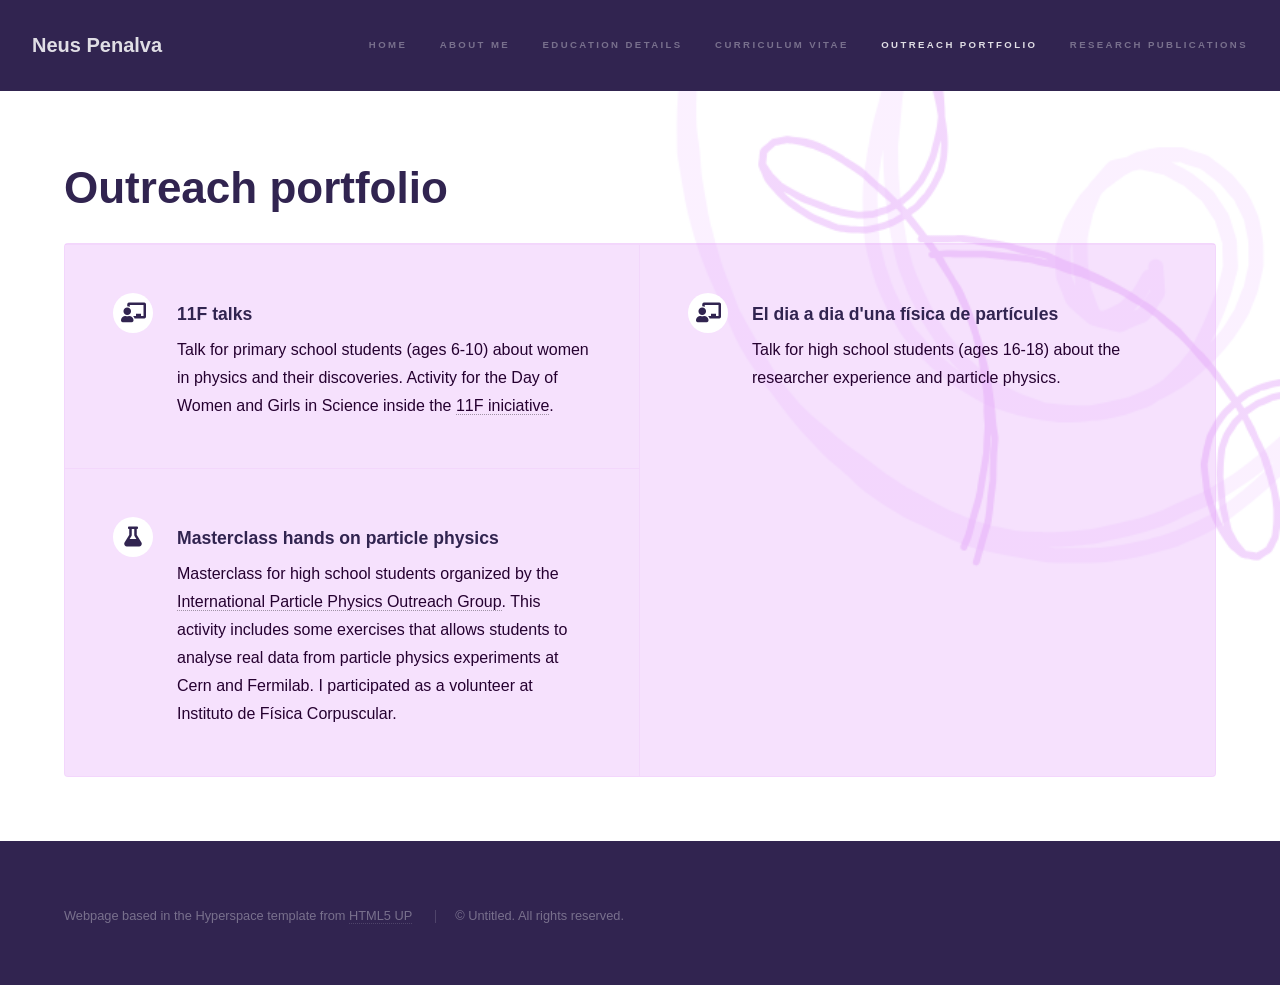
<file: portfolio.html>
<!DOCTYPE HTML>
<!--
	Hyperspace by HTML5 UP
	html5up.net | @ajlkn
	Free for personal and commercial use under the CCA 3.0 license (html5up.net/license)
-->
<html>
	<head>
		<title>Outreach portfolio - Neus Penalva</title>
		<meta charset="utf-8" />
		<meta name="viewport" content="width=device-width, initial-scale=1, user-scalable=no" />
		<link rel="stylesheet" href="assets/css/main.css" />
		<noscript><link rel="stylesheet" href="assets/css/noscript.css" /></noscript>
	</head>
	<body class="is-preload">

		<!-- Header -->
			<header id="header" class="wrapper style1-alt">
				<a href="index.html" class="title">Neus Penalva</a>
				<nav>
					<ul>
						<li><a href="index.html">Home</a></li>
						<li><a href="aboutme.html" >About me</a></li>
						<li><a href="education.html" >Education details</a></li>
						<li><a href="CV.html">Curriculum vitae</a></li>
						<li><a href="portfolio.html" class="active">Outreach portfolio</a></li>
						<li><a href="publications.html" >Research publications</a></li>
					</ul>
				</nav>
			</header>

		<!-- Wrapper -->
			<div id="wrapper">

				<!-- Main -->
					<section id="main" class="wrapper style4 fade-up">
						<div class="inner">
							<h1>Outreach portfolio</h1>
							<div class="features">
								<section>
									<span class="icon solid major fa-chalkboard-teacher"></span>
									<h3>11F talks</h3>
									<p>Talk for primary school students (ages 6-10) about women in physics and their discoveries. Activity for the Day of Women and Girls in Science inside the <a href="https://11defebrero.org/">11F iniciative</a>. </p>
								</section>
								<section>
									<span class="icon solid major fa-chalkboard-teacher"></span>
									<h3>El dia a dia d'una física de partícules</h3>
									<p>Talk for high school students (ages 16-18) about the researcher experience and particle physics. </p>
								</section>
								<section>
									<span class="icon solid major fa-flask"> </span>
									<h3>Masterclass hands on particle physics</h3>
									<p>
									Masterclass for high school students organized by the <a href="https://ippog.org/">International Particle Physics Outreach Group</a>. 
									This activity includes some exercises that allows students to analyse real data from particle physics experiments at Cern and Fermilab. 
									I participated as a volunteer at Instituto de Física Corpuscular.
									</p>
								</section>
							</div>
						</div>
					</section>

			</div>

		<!-- Footer -->
<footer id="footer" class="wrapper style1-alt">
				<div class="inner">
					<ul class="menu">
						<li>Webpage based in the Hyperspace template from <a href="http://html5up.net">HTML5 UP</a></li>
						<li>&copy; Untitled. All rights reserved.</li>
					</ul>
				</div>
			</footer>

		<!-- Scripts -->
			<script src="assets/js/jquery.min.js"></script>
			<script src="assets/js/jquery.scrollex.min.js"></script>
			<script src="assets/js/jquery.scrolly.min.js"></script>
			<script src="assets/js/browser.min.js"></script>
			<script src="assets/js/breakpoints.min.js"></script>
			<script src="assets/js/util.js"></script>
			<script src="assets/js/main.js"></script>

	</body>
</html>
</file>
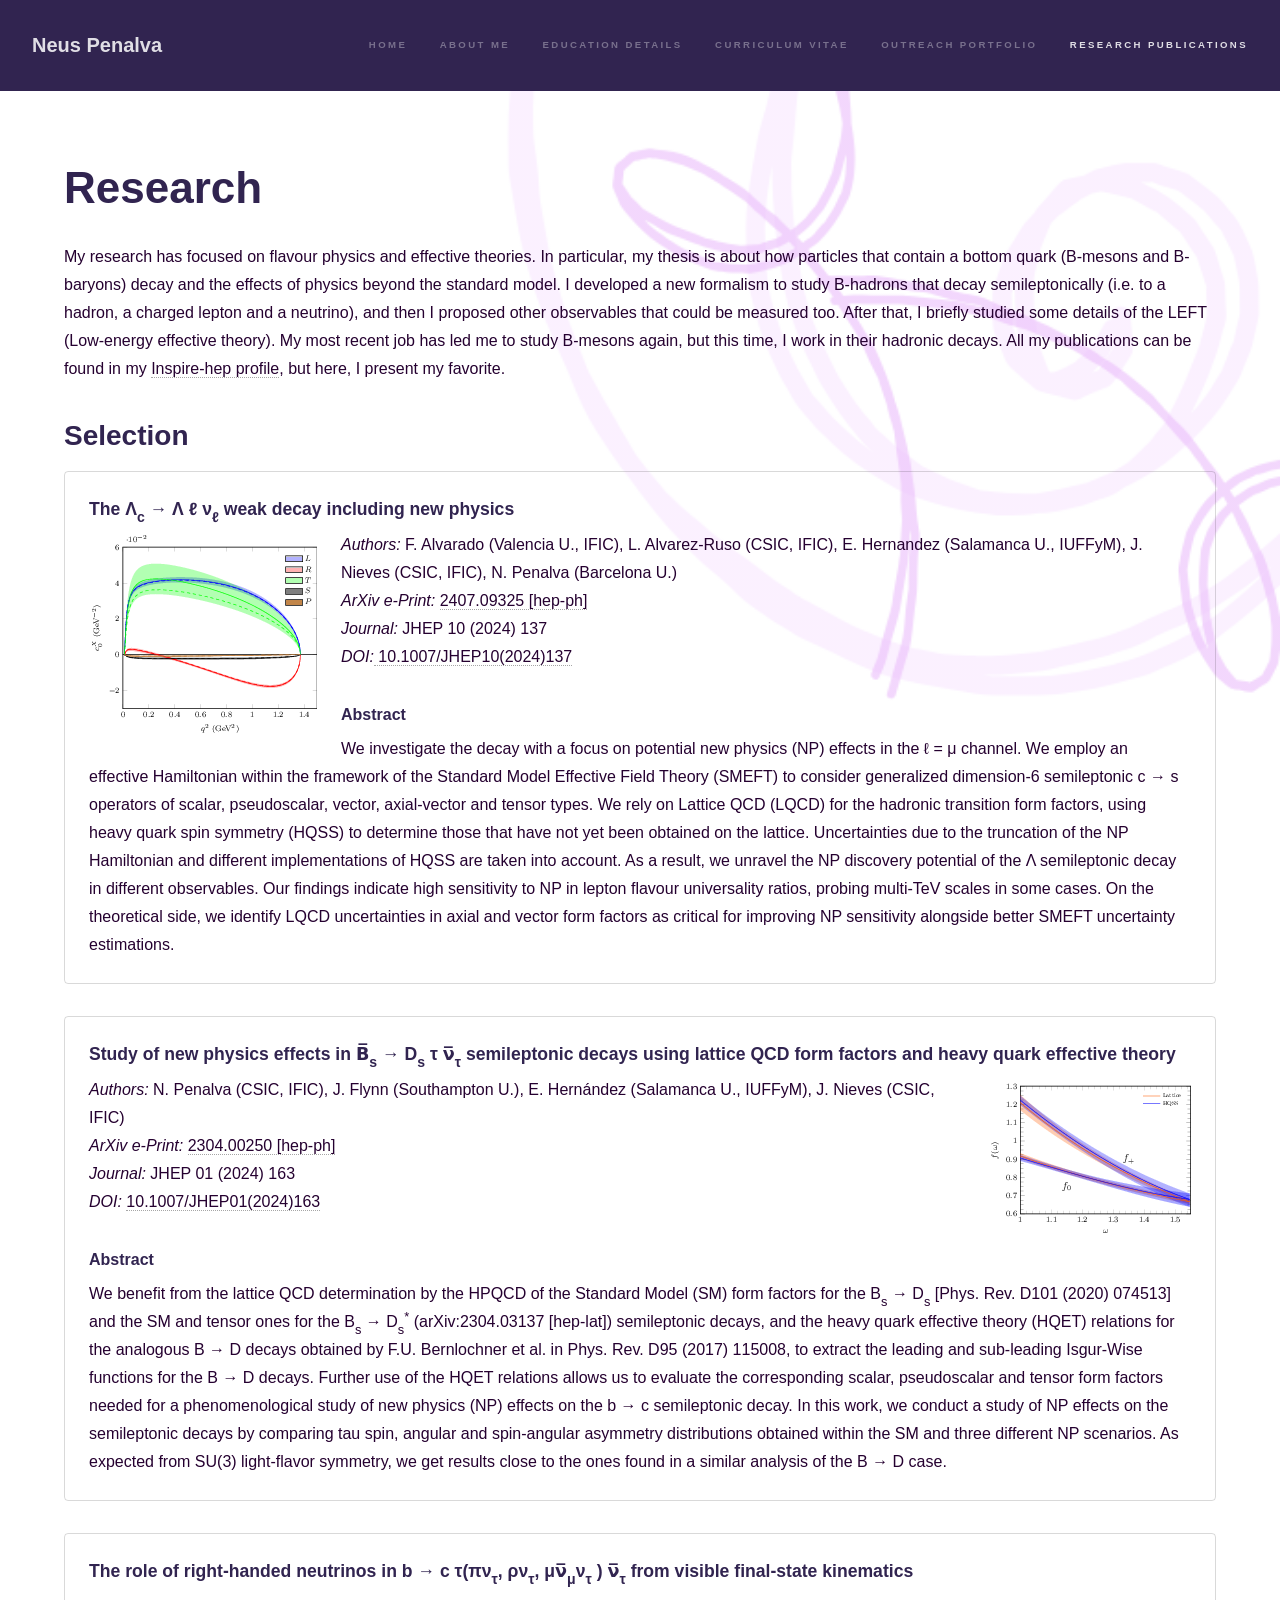
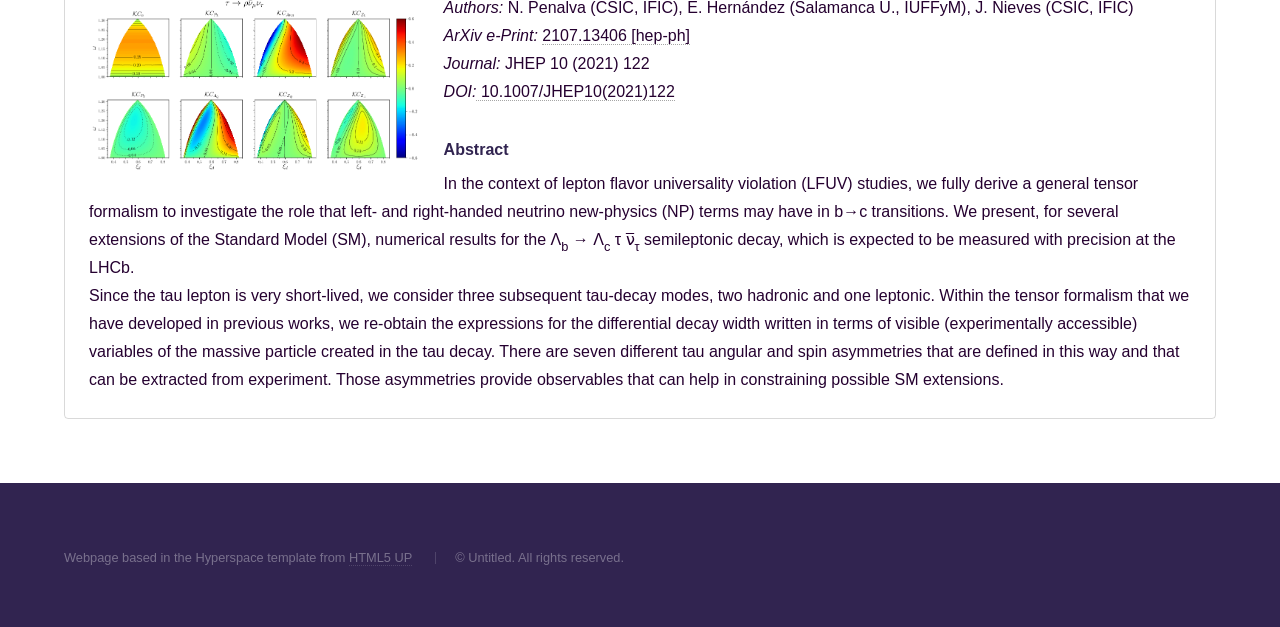
<file: publications.html>
<!DOCTYPE HTML>
<!--
	Hyperspace by HTML5 UP
	html5up.net | @ajlkn
	Free for personal and commercial use under the CCA 3.0 license (html5up.net/license)
-->
<html>
	<head>
		<title>Research publications - Neus Penalva</title>
		<meta charset="utf-8" />
		<meta name="viewport" content="width=device-width, initial-scale=1, user-scalable=no" />
		<link rel="stylesheet" href="assets/css/main.css" />
		<noscript><link rel="stylesheet" href="assets/css/noscript.css" /></noscript>
	</head>
	<body class="is-preload">

		<!-- Header -->
			<header id="header" class="wrapper style1-alt">
				<a href="index.html" class="title">Neus Penalva</a>
				<nav>
					<ul>
						<li><a href="index.html">Home</a></li>
						<li><a href="aboutme.html">About me</a></li>
						<li><a href="education.html">Education details</a></li>
						<li><a href="CV.html">Curriculum vitae</a></li>
						<li><a href="portfolio.html" >Outreach portfolio</a></li>
						<li><a href="publications.html" class="active">Research publications</a></li>
					</ul>
				</nav>
			</header>

		<!-- Wrapper -->
			<div id="wrapper">

				<!-- Main -->
				<section id="main" class="wrapper style4 fade-up">
						<div class="inner">
							<h1>Research</h1>
							<p>My research has focused on flavour physics and effective theories.
							In particular, my thesis is about how particles that contain a bottom quark (B-mesons and B-baryons) decay and the effects of physics beyond the standard model.
							I developed a new formalism to study B-hadrons that decay semileptonically (i.e. to a hadron, a charged lepton and a neutrino), and then I proposed other observables that could be measured too.
							After that, I briefly studied some details of the LEFT (Low-energy effective theory). 
							My most recent job has led me to study B-mesons again, but this time, I work in their hadronic decays. 
							All my publications can be found in my <a href="https://inspirehep.net/authors/1802259?ui-citation-summary=true">Inspire-hep profile</a>, but here, I present my favorite.
							</p>
							<h2>Selection</h2>
							<div class="box">
								<section>
									<h3>The &Lambda;<sub>c</sub> &rarr; &Lambda; ℓ &nu;<sub>ℓ</sub> weak decay including new physics</h3>
									<p><span class="image left"><img src="images/ci_X-figure0.png" alt="" /></span>
										<em>Authors:</em> F. Alvarado (Valencia U., IFIC), L. Alvarez-Ruso (CSIC, IFIC), E. Hernandez (Salamanca U., IUFFyM), J. Nieves (CSIC, IFIC), N. Penalva (Barcelona U.)<br>
										<em>ArXiv e-Print:</em> <a href="https://arxiv.org/abs/2407.09325"> 2407.09325 [hep-ph]</a><br>
										<em>Journal:</em> JHEP 10 (2024) 137<br>
										<em>DOI:</em><a href="https://doi.org/10.1007/JHEP10(2024)137"> 10.1007/JHEP10(2024)137 </a><br>
									</p>
									<h4>Abstract</h4>
									<p>
									We investigate the decay with a focus on potential new physics (NP) effects in the ℓ = μ channel. 
									We employ an effective Hamiltonian within the framework of the Standard Model Effective Field Theory (SMEFT) to consider generalized dimension-6 semileptonic c → s operators of scalar, pseudoscalar, vector, axial-vector and tensor types.
									We rely on Lattice QCD (LQCD) for the hadronic transition form factors, using heavy quark spin symmetry (HQSS) to determine those that have not yet been obtained on the lattice. 
									Uncertainties due to the truncation of the NP Hamiltonian and different implementations of HQSS are taken into account. 
									As a result, we unravel the NP discovery potential of the Λ semileptonic decay in different observables. 
									Our findings indicate high sensitivity to NP in lepton flavour universality ratios, probing multi-TeV scales in some cases. 
									On the theoretical side, we identify LQCD uncertainties in axial and vector form factors as critical for improving NP sensitivity alongside better SMEFT uncertainty estimations.
									
									</p>
								</section>
							</div>
							
							<div class="box">
								<section>
									<h3>Study of new physics effects in B&#773;<sub>s</sub> &rarr; D<sub>s</sub> &tau; &nu;&#773;<sub>&tau;</sub> semileptonic decays using lattice QCD form factors and heavy quark effective theory</h3>
									<p><span class="image right"><img src="images/hf0fp.png" alt="" /></span>
										<em>Authors:</em> N. Penalva (CSIC, IFIC), J. Flynn (Southampton U.), E. Hernández (Salamanca U., IUFFyM), J. Nieves (CSIC, IFIC)<br>
										<em>ArXiv e-Print:</em> <a href="https://arxiv.org/abs/2304.00250"> 2304.00250 [hep-ph]</a> <br>
										<em>Journal:</em> JHEP 01 (2024) 163<br>
										<em>DOI:</em> <a href="https://doi.org/10.1007/JHEP01(2024)163">10.1007/JHEP01(2024)163</a> <br>
									</p>
									<h4>Abstract</h4>
									<p>We benefit from the lattice QCD determination by the HPQCD of the Standard Model (SM) form factors for the B<sub>s</sub> &rarr; D<sub>s</sub> [Phys. Rev. D101 (2020) 074513] and the SM and tensor ones for the B<sub>s</sub> &rarr; D<sub>s</sub><sup>*</sup> (arXiv:2304.03137 [hep-lat]) semileptonic decays, and the heavy quark effective theory (HQET) relations for the analogous B &rarr; D decays obtained by F.U. Bernlochner et al. in Phys. Rev. D95 (2017) 115008, to extract the leading and sub-leading Isgur-Wise functions for the B &rarr; D decays. 
									Further use of the HQET relations allows us to evaluate the corresponding scalar, pseudoscalar and tensor form factors needed for a phenomenological study of new physics (NP) effects on the b &rarr; c semileptonic decay. 
									In this work, we conduct a study of NP effects on the semileptonic decays by comparing tau spin, angular and spin-angular asymmetry distributions obtained within the SM and three different NP scenarios. 
									As expected from SU(3) light-flavor symmetry, we get results close to the ones found in a similar analysis of the B &rarr; D case.</p>
								</section>
							</div>
							<div class="box">
								<section>
									<h3>The role of right-handed neutrinos in b &rarr; c &tau;(&pi;&nu;<sub>&tau;</sub>, &rho;&nu;<sub>&tau;</sub>, &mu;&nu;&#773;<sub>&mu;</sub>&nu;<sub>&tau;</sub> ) &nu;&#773;<sub>&tau;</sub> from visible final-state kinematics</h3>
									<p><span class="image left"><img src="images/coeff_k_rho.png" alt="" /></span>
										<em>Authors:</em> N. Penalva (CSIC, IFIC), E. Hernández (Salamanca U., IUFFyM), J. Nieves (CSIC, IFIC)<br>
										<em>ArXiv e-Print:</em> <a href="https://arxiv.org/abs/2107.13406"> 2107.13406 [hep-ph]</a><br>
										<em>Journal:</em> JHEP 10 (2021) 122<br>
										<em>DOI:</em><a href="https://doi.org/10.1007/JHEP10(2021)122"> 10.1007/JHEP10(2021)122 </a><br>
									</p>
									<h4>Abstract</h4>
									<p>In the context of lepton flavor universality violation (LFUV) studies, we fully derive a general tensor formalism to investigate the role that left- and right-handed neutrino new-physics (NP) terms may have in b&rarr;c transitions. 
									We present, for several extensions of the Standard Model (SM), numerical results for the &Lambda;<sub>b</sub> &rarr; &Lambda;<sub>c</sub> &tau; &nu;&#773;<sub>&tau;</sub> semileptonic decay, which is expected to be measured with precision at the LHCb. <br>
									Since the tau lepton is very short-lived, we consider three subsequent tau-decay modes, two hadronic and one leptonic. 
									Within the tensor formalism that we have developed in previous works, we re-obtain the expressions for the differential decay width written in terms of visible (experimentally accessible) variables of the massive particle created in the tau decay. 
									There are seven different tau angular and spin asymmetries that are defined in this way and that can be extracted from experiment. 
									Those asymmetries provide observables that can help in constraining possible SM extensions.</p>
								</section>
							</div>

					</div>
				</section>

			</div>

		<!-- Footer -->
<footer id="footer" class="wrapper style1-alt">
				<div class="inner">
					<ul class="menu">
						<li>Webpage based in the Hyperspace template from <a href="http://html5up.net">HTML5 UP</a></li>
						<li>&copy; Untitled. All rights reserved.</li>
					</ul>
				</div>
			</footer>

		<!-- Scripts -->
			<script src="assets/js/jquery.min.js"></script>
			<script src="assets/js/jquery.scrollex.min.js"></script>
			<script src="assets/js/jquery.scrolly.min.js"></script>
			<script src="assets/js/browser.min.js"></script>
			<script src="assets/js/breakpoints.min.js"></script>
			<script src="assets/js/util.js"></script>
			<script src="assets/js/main.js"></script>

	</body>
</html>
</file>
<file: assets/css/noscript.css>
/*
	Hyperspace by HTML5 UP
	html5up.net | @ajlkn
	Free for personal and commercial use under the CCA 3.0 license (html5up.net/license)
*/

/* Spotlights */

	.spotlights > section > .image:before {
		opacity: 0 !important;
	}

	.spotlights > section > .content > .inner {
		-moz-transform: none !important;
		-webkit-transform: none !important;
		-ms-transform: none !important;
		transform: none !important;
		opacity: 1 !important;
	}

/* Wrapper */

	.wrapper > .inner {
		opacity: 1 !important;
		-moz-transform: none !important;
		-webkit-transform: none !important;
		-ms-transform: none !important;
		transform: none !important;
	}

/* Sidebar */

	#sidebar > .inner {
		opacity: 1 !important;
	}

	#sidebar nav > ul > li {
		-moz-transform: none !important;
		-webkit-transform: none !important;
		-ms-transform: none !important;
		transform: none !important;
		opacity: 1 !important;
	}
</file>
<file: assets/css/main.css>
@import url(fontawesome-all.min.css);
@import url(academicons.min.css);
/*
	Hyperspace by HTML5 UP
	html5up.net | @ajlkn
	Free for personal and commercial use under the CCA 3.0 license (html5up.net/license)
*/

html, body, div, span, applet, object,
iframe, h1, h2, h3, h4, h5, h6, p, blockquote,
pre, a, abbr, acronym, address, big, cite,
code, del, dfn, em, img, ins, kbd, q, s, samp,
small, strike, strong, sub, sup, tt, var, b,
u, i, center, dl, dt, dd, ol, ul, li, fieldset,
form, label, legend, table, caption, tbody,
tfoot, thead, tr, th, td, article, aside,
canvas, details, embed, figure, figcaption,
footer, header, hgroup, menu, nav, output, ruby,
section, summary, time, mark, audio, video {
	margin: 0;
	padding: 0;
	border: 0;
	font-size: 100%;
	font: inherit;
	vertical-align: baseline;}

article, aside, details, figcaption, figure,
footer, header, hgroup, menu, nav, section {
	display: block;}

body {
	line-height: 1;
}

ol, ul {
	list-style: none;
}

blockquote, q {
	quotes: none;
}

	blockquote:before, blockquote:after, q:before, q:after {
		content: '';
		content: none;
	}

table {
	border-collapse: collapse;
	border-spacing: 0;
}

body {
	-webkit-text-size-adjust: none;
}

mark {
	background-color: transparent;
	color: inherit;
}

input::-moz-focus-inner {
	border: 0;
	padding: 0;
}

input, select, textarea {
	-moz-appearance: none;
	-webkit-appearance: none;
	-ms-appearance: none;
	appearance: none;
}

/* Basic */

	@-ms-viewport {
		width: device-width;
	}

	body {
		-ms-overflow-style: scrollbar;
	}

	@media screen and (max-width: 480px) {

		html, body {
			min-width: 320px;
		}

	}

	html {
		box-sizing: border-box;
	}

	*, *:before, *:after {
		box-sizing: inherit;
	}

	body {
		background: #312450;
	}

		body.is-preload *, body.is-preload *:before, body.is-preload *:after {
			-moz-animation: none !important;
			-webkit-animation: none !important;
			-ms-animation: none !important;
			animation: none !important;
			-moz-transition: none !important;
			-webkit-transition: none !important;
			-ms-transition: none !important;
			transition: none !important;
		}

/* Type */

	body, input, select, textarea {
		color: rgba(255, 255, 255, 0.65);
		font-family: Arial, Helvetica, sans-serif;
		font-size: 16.5pt;
		font-weight: normal;
		line-height: 1.75;
	}

		@media screen and (max-width: 1680px) {

			body, input, select, textarea {
				font-size: 13pt;
			}

		}

		@media screen and (max-width: 1280px) {

			body, input, select, textarea {
				font-size: 12pt;
			}

		}

		@media screen and (max-width: 360px) {

			body, input, select, textarea {
				font-size: 11pt;
			}

		}

	a {
		-moz-transition: color 0.2s ease, border-bottom-color 0.2s ease;
		-webkit-transition: color 0.2s ease, border-bottom-color 0.2s ease;
		-ms-transition: color 0.2s ease, border-bottom-color 0.2s ease;
		transition: color 0.2s ease, border-bottom-color 0.2s ease;
		border-bottom: dotted 1px rgba(0,0,0, 0.35);
		color: inherit;
		text-decoration: none;
	}

		a:hover {
			border-bottom-color: transparent;
			color: #d67af6;
		}

	strong, b {
		color: #ffffff;
		font-weight: bold;
	}

	em, i {
		font-style: italic;
	}

	p {
		margin: 0 0 2em 0;
	}

	h1, h2, h3, h4, h5, h6 {
		color: #312450;
		font-weight: bold;
		line-height: 1.5;
		margin: 0 0 0.5em 0;
	}

		h1 a, h2 a, h3 a, h4 a, h5 a, h6 a {
			color: inherit;
			text-decoration: none;
		}

	h1 {
		font-size: 2.75em;
	}

		h1.major {
			color: rgba(255, 255, 255, 0.90);
			margin: 0 0 1.3em 0;
			position: relative;
			padding-bottom: 0.35em;
		}

			h1.major:after {
				background-image: -moz-linear-gradient(to right, #5e42a6, #b74e91);
				background-image: -webkit-linear-gradient(to right, #5e42a6, #b74e91);
				background-image: -ms-linear-gradient(to right, #5e42a6, #b74e91);
				background-image: linear-gradient(to right, #5e42a6, #b74e91);
				-moz-transition: max-width 0.2s ease;
				-webkit-transition: max-width 0.2s ease;
				-ms-transition: max-width 0.2s ease;
				transition: max-width 0.2s ease;
				border-radius: 0.2em;
				bottom: 0;
				content: '';
				height: 0.05em;
				position: absolute;
				right: 0;
				width: 100%;
			}

	h2 {
		font-size: 1.75em;
	}
		h2.major {
			color: rgba(255, 255, 255, 0.90);
			margin: 0 0 1.3em 0;
			position: relative;
			padding-bottom: 0.35em;
		}

	h3 {
		font-size: 1.1em;
	}

	h4 {
		font-size: 1em;
	}

	h5 {
		font-size: 0.8em;
	}

	h6 {
		font-size: 0.6em;
	}

	@media screen and (max-width: 736px) {

		h1 {
			font-size: 2em;
		}

		h2 {
			font-size: 1.25em;
		}

		h3 {
			font-size: 1em;
		}

		h4 {
			font-size: 0.8em;
		}

		h5 {
			font-size: 0.6em;
		}

		h6 {
			font-size: 0.6em;
		}

	}

	sub {
		font-size: 0.8em;
		position: relative;
		top: 0.5em;
	}

	sup {
		font-size: 0.8em;
		position: relative;
		top: -0.5em;
	}

	blockquote {
		border-left: solid 4px rgba(255, 255, 255, 0.15);
		font-style: italic;
		margin: 0 0 2em 0;
		padding: 0.5em 0 0.5em 2em;
	}

	code {
		background: rgba(255, 255, 255, 0.05);
		border-radius: 0.25em;
		border: solid 1px rgba(255, 255, 255, 0.15);
		font-family: "Courier New", monospace;
		font-size: 0.9em;
		margin: 0 0.25em;
		padding: 0.25em 0.65em;
	}

	pre {
		-webkit-overflow-scrolling: touch;
		font-family: "Courier New", monospace;
		font-size: 0.9em;
		margin: 0 0 2em 0;
	}

		pre code {
			display: block;
			line-height: 1.75em;
			padding: 1em 1.5em;
			overflow-x: auto;
		}

	hr {
		border: 0;
		border-bottom: solid 1px rgba(255, 255, 255, 0.15);
		margin: 2em 0;
	}

		hr.major {
			margin: 3em 0;
		}

	.align-left {
		text-align: left;
	}

	.align-center {
		text-align: center;
	}

	.align-right {
		text-align: right;
	}

/* Row */

	.row {
		display: flex;
		flex-wrap: wrap;
		box-sizing: border-box;
		align-items: stretch;
	}

		.row > * {
			box-sizing: border-box;
		}

		.row.gtr-uniform > * > :last-child {
			margin-bottom: 0;
		}

		.row.aln-left {
			justify-content: flex-start;
		}

		.row.aln-center {
			justify-content: center;
		}

		.row.aln-right {
			justify-content: flex-end;
		}

		.row.aln-top {
			align-items: flex-start;
		}

		.row.aln-middle {
			align-items: center;
		}

		.row.aln-bottom {
			align-items: flex-end;
		}

		.row > .imp {
			order: -1;
		}

		.row > .col-1 {
			width: 8.33333%;
		}

		.row > .off-1 {
			margin-left: 8.33333%;
		}

		.row > .col-2 {
			width: 16.66667%;
		}

		.row > .off-2 {
			margin-left: 16.66667%;
		}

		.row > .col-3 {
			width: 25%;
		}

		.row > .off-3 {
			margin-left: 25%;
		}

		.row > .col-4 {
			width: 33.33333%;
		}

		.row > .off-4 {
			margin-left: 33.33333%;
		}

		.row > .col-5 {
			width: 41.66667%;
		}

		.row > .off-5 {
			margin-left: 41.66667%;
		}

		.row > .col-6 {
			width: 50%;
		}

		.row > .off-6 {
			margin-left: 50%;
		}

		.row > .col-7 {
			width: 58.33333%;
		}

		.row > .off-7 {
			margin-left: 58.33333%;
		}

		.row > .col-8 {
			width: 66.66667%;
		}

		.row > .off-8 {
			margin-left: 66.66667%;
		}

		.row > .col-9 {
			width: 75%;
		}

		.row > .off-9 {
			margin-left: 75%;
		}

		.row > .col-10 {
			width: 83.33333%;
		}

		.row > .off-10 {
			margin-left: 83.33333%;
		}

		.row > .col-11 {
			width: 91.66667%;
		}

		.row > .off-11 {
			margin-left: 91.66667%;
		}

		.row > .col-12 {
			width: 100%;
		}

		.row > .off-12 {
			margin-left: 100%;
		}

		.row.gtr-0 {
			margin-top: 0;
			margin-left: 0em;
		}

			.row.gtr-0 > * {
				padding: 0 0 0 0em;
			}

			.row.gtr-0.gtr-uniform {
				margin-top: 0em;
			}

				.row.gtr-0.gtr-uniform > * {
					padding-top: 0em;
				}

		.row.gtr-25 {
			margin-top: 0;
			margin-left: -0.375em;
		}

			.row.gtr-25 > * {
				padding: 0 0 0 0.375em;
			}

			.row.gtr-25.gtr-uniform {
				margin-top: -0.375em;
			}

				.row.gtr-25.gtr-uniform > * {
					padding-top: 0.375em;
				}

		.row.gtr-50 {
			margin-top: 0;
			margin-left: -0.75em;
		}

			.row.gtr-50 > * {
				padding: 0 0 0 0.75em;
			}

			.row.gtr-50.gtr-uniform {
				margin-top: -0.75em;
			}

				.row.gtr-50.gtr-uniform > * {
					padding-top: 0.75em;
				}

		.row {
			margin-top: 0;
			margin-left: -1.5em;
		}

			.row > * {
				padding: 0 0 0 1.5em;
			}

			.row.gtr-uniform {
				margin-top: -1.5em;
			}

				.row.gtr-uniform > * {
					padding-top: 1.5em;
				}

		.row.gtr-150 {
			margin-top: 0;
			margin-left: -2.25em;
		}

			.row.gtr-150 > * {
				padding: 0 0 0 2.25em;
			}

			.row.gtr-150.gtr-uniform {
				margin-top: -2.25em;
			}

				.row.gtr-150.gtr-uniform > * {
					padding-top: 2.25em;
				}

		.row.gtr-200 {
			margin-top: 0;
			margin-left: -3em;
		}

			.row.gtr-200 > * {
				padding: 0 0 0 3em;
			}

			.row.gtr-200.gtr-uniform {
				margin-top: -3em;
			}

				.row.gtr-200.gtr-uniform > * {
					padding-top: 3em;
				}

		@media screen and (max-width: 1680px) {

			.row {
				display: flex;
				flex-wrap: wrap;
				box-sizing: border-box;
				align-items: stretch;
			}

				.row > * {
					box-sizing: border-box;
				}

				.row.gtr-uniform > * > :last-child {
					margin-bottom: 0;
				}

				.row.aln-left {
					justify-content: flex-start;
				}

				.row.aln-center {
					justify-content: center;
				}

				.row.aln-right {
					justify-content: flex-end;
				}

				.row.aln-top {
					align-items: flex-start;
				}

				.row.aln-middle {
					align-items: center;
				}

				.row.aln-bottom {
					align-items: flex-end;
				}

				.row > .imp-xlarge {
					order: -1;
				}

				.row > .col-1-xlarge {
					width: 8.33333%;
				}

				.row > .off-1-xlarge {
					margin-left: 8.33333%;
				}

				.row > .col-2-xlarge {
					width: 16.66667%;
				}

				.row > .off-2-xlarge {
					margin-left: 16.66667%;
				}

				.row > .col-3-xlarge {
					width: 25%;
				}

				.row > .off-3-xlarge {
					margin-left: 25%;
				}

				.row > .col-4-xlarge {
					width: 33.33333%;
				}

				.row > .off-4-xlarge {
					margin-left: 33.33333%;
				}

				.row > .col-5-xlarge {
					width: 41.66667%;
				}

				.row > .off-5-xlarge {
					margin-left: 41.66667%;
				}

				.row > .col-6-xlarge {
					width: 50%;
				}

				.row > .off-6-xlarge {
					margin-left: 50%;
				}

				.row > .col-7-xlarge {
					width: 58.33333%;
				}

				.row > .off-7-xlarge {
					margin-left: 58.33333%;
				}

				.row > .col-8-xlarge {
					width: 66.66667%;
				}

				.row > .off-8-xlarge {
					margin-left: 66.66667%;
				}

				.row > .col-9-xlarge {
					width: 75%;
				}

				.row > .off-9-xlarge {
					margin-left: 75%;
				}

				.row > .col-10-xlarge {
					width: 83.33333%;
				}

				.row > .off-10-xlarge {
					margin-left: 83.33333%;
				}

				.row > .col-11-xlarge {
					width: 91.66667%;
				}

				.row > .off-11-xlarge {
					margin-left: 91.66667%;
				}

				.row > .col-12-xlarge {
					width: 100%;
				}

				.row > .off-12-xlarge {
					margin-left: 100%;
				}

				.row.gtr-0 {
					margin-top: 0;
					margin-left: 0em;
				}

					.row.gtr-0 > * {
						padding: 0 0 0 0em;
					}

					.row.gtr-0.gtr-uniform {
						margin-top: 0em;
					}

						.row.gtr-0.gtr-uniform > * {
							padding-top: 0em;
						}

				.row.gtr-25 {
					margin-top: 0;
					margin-left: -0.375em;
				}

					.row.gtr-25 > * {
						padding: 0 0 0 0.375em;
					}

					.row.gtr-25.gtr-uniform {
						margin-top: -0.375em;
					}

						.row.gtr-25.gtr-uniform > * {
							padding-top: 0.375em;
						}

				.row.gtr-50 {
					margin-top: 0;
					margin-left: -0.75em;
				}

					.row.gtr-50 > * {
						padding: 0 0 0 0.75em;
					}

					.row.gtr-50.gtr-uniform {
						margin-top: -0.75em;
					}

						.row.gtr-50.gtr-uniform > * {
							padding-top: 0.75em;
						}

				.row {
					margin-top: 0;
					margin-left: -1.5em;
				}

					.row > * {
						padding: 0 0 0 1.5em;
					}

					.row.gtr-uniform {
						margin-top: -1.5em;
					}

						.row.gtr-uniform > * {
							padding-top: 1.5em;
						}

				.row.gtr-150 {
					margin-top: 0;
					margin-left: -2.25em;
				}

					.row.gtr-150 > * {
						padding: 0 0 0 2.25em;
					}

					.row.gtr-150.gtr-uniform {
						margin-top: -2.25em;
					}

						.row.gtr-150.gtr-uniform > * {
							padding-top: 2.25em;
						}

				.row.gtr-200 {
					margin-top: 0;
					margin-left: -3em;
				}

					.row.gtr-200 > * {
						padding: 0 0 0 3em;
					}

					.row.gtr-200.gtr-uniform {
						margin-top: -3em;
					}

						.row.gtr-200.gtr-uniform > * {
							padding-top: 3em;
						}

		}

		@media screen and (max-width: 1280px) {

			.row {
				display: flex;
				flex-wrap: wrap;
				box-sizing: border-box;
				align-items: stretch;
			}

				.row > * {
					box-sizing: border-box;
				}

				.row.gtr-uniform > * > :last-child {
					margin-bottom: 0;
				}

				.row.aln-left {
					justify-content: flex-start;
				}

				.row.aln-center {
					justify-content: center;
				}

				.row.aln-right {
					justify-content: flex-end;
				}

				.row.aln-top {
					align-items: flex-start;
				}

				.row.aln-middle {
					align-items: center;
				}

				.row.aln-bottom {
					align-items: flex-end;
				}

				.row > .imp-large {
					order: -1;
				}

				.row > .col-1-large {
					width: 8.33333%;
				}

				.row > .off-1-large {
					margin-left: 8.33333%;
				}

				.row > .col-2-large {
					width: 16.66667%;
				}

				.row > .off-2-large {
					margin-left: 16.66667%;
				}

				.row > .col-3-large {
					width: 25%;
				}

				.row > .off-3-large {
					margin-left: 25%;
				}

				.row > .col-4-large {
					width: 33.33333%;
				}

				.row > .off-4-large {
					margin-left: 33.33333%;
				}

				.row > .col-5-large {
					width: 41.66667%;
				}

				.row > .off-5-large {
					margin-left: 41.66667%;
				}

				.row > .col-6-large {
					width: 50%;
				}

				.row > .off-6-large {
					margin-left: 50%;
				}

				.row > .col-7-large {
					width: 58.33333%;
				}

				.row > .off-7-large {
					margin-left: 58.33333%;
				}

				.row > .col-8-large {
					width: 66.66667%;
				}

				.row > .off-8-large {
					margin-left: 66.66667%;
				}

				.row > .col-9-large {
					width: 75%;
				}

				.row > .off-9-large {
					margin-left: 75%;
				}

				.row > .col-10-large {
					width: 83.33333%;
				}

				.row > .off-10-large {
					margin-left: 83.33333%;
				}

				.row > .col-11-large {
					width: 91.66667%;
				}

				.row > .off-11-large {
					margin-left: 91.66667%;
				}

				.row > .col-12-large {
					width: 100%;
				}

				.row > .off-12-large {
					margin-left: 100%;
				}

				.row.gtr-0 {
					margin-top: 0;
					margin-left: 0em;
				}

					.row.gtr-0 > * {
						padding: 0 0 0 0em;
					}

					.row.gtr-0.gtr-uniform {
						margin-top: 0em;
					}

						.row.gtr-0.gtr-uniform > * {
							padding-top: 0em;
						}

				.row.gtr-25 {
					margin-top: 0;
					margin-left: -0.375em;
				}

					.row.gtr-25 > * {
						padding: 0 0 0 0.375em;
					}

					.row.gtr-25.gtr-uniform {
						margin-top: -0.375em;
					}

						.row.gtr-25.gtr-uniform > * {
							padding-top: 0.375em;
						}

				.row.gtr-50 {
					margin-top: 0;
					margin-left: -0.75em;
				}

					.row.gtr-50 > * {
						padding: 0 0 0 0.75em;
					}

					.row.gtr-50.gtr-uniform {
						margin-top: -0.75em;
					}

						.row.gtr-50.gtr-uniform > * {
							padding-top: 0.75em;
						}

				.row {
					margin-top: 0;
					margin-left: -1.5em;
				}

					.row > * {
						padding: 0 0 0 1.5em;
					}

					.row.gtr-uniform {
						margin-top: -1.5em;
					}

						.row.gtr-uniform > * {
							padding-top: 1.5em;
						}

				.row.gtr-150 {
					margin-top: 0;
					margin-left: -2.25em;
				}

					.row.gtr-150 > * {
						padding: 0 0 0 2.25em;
					}

					.row.gtr-150.gtr-uniform {
						margin-top: -2.25em;
					}

						.row.gtr-150.gtr-uniform > * {
							padding-top: 2.25em;
						}

				.row.gtr-200 {
					margin-top: 0;
					margin-left: -3em;
				}

					.row.gtr-200 > * {
						padding: 0 0 0 3em;
					}

					.row.gtr-200.gtr-uniform {
						margin-top: -3em;
					}

						.row.gtr-200.gtr-uniform > * {
							padding-top: 3em;
						}

		}

		@media screen and (max-width: 980px) {

			.row {
				display: flex;
				flex-wrap: wrap;
				box-sizing: border-box;
				align-items: stretch;
			}

				.row > * {
					box-sizing: border-box;
				}

				.row.gtr-uniform > * > :last-child {
					margin-bottom: 0;
				}

				.row.aln-left {
					justify-content: flex-start;
				}

				.row.aln-center {
					justify-content: center;
				}

				.row.aln-right {
					justify-content: flex-end;
				}

				.row.aln-top {
					align-items: flex-start;
				}

				.row.aln-middle {
					align-items: center;
				}

				.row.aln-bottom {
					align-items: flex-end;
				}

				.row > .imp-medium {
					order: -1;
				}

				.row > .col-1-medium {
					width: 8.33333%;
				}

				.row > .off-1-medium {
					margin-left: 8.33333%;
				}

				.row > .col-2-medium {
					width: 16.66667%;
				}

				.row > .off-2-medium {
					margin-left: 16.66667%;
				}

				.row > .col-3-medium {
					width: 25%;
				}

				.row > .off-3-medium {
					margin-left: 25%;
				}

				.row > .col-4-medium {
					width: 33.33333%;
				}

				.row > .off-4-medium {
					margin-left: 33.33333%;
				}

				.row > .col-5-medium {
					width: 41.66667%;
				}

				.row > .off-5-medium {
					margin-left: 41.66667%;
				}

				.row > .col-6-medium {
					width: 50%;
				}

				.row > .off-6-medium {
					margin-left: 50%;
				}

				.row > .col-7-medium {
					width: 58.33333%;
				}

				.row > .off-7-medium {
					margin-left: 58.33333%;
				}

				.row > .col-8-medium {
					width: 66.66667%;
				}

				.row > .off-8-medium {
					margin-left: 66.66667%;
				}

				.row > .col-9-medium {
					width: 75%;
				}

				.row > .off-9-medium {
					margin-left: 75%;
				}

				.row > .col-10-medium {
					width: 83.33333%;
				}

				.row > .off-10-medium {
					margin-left: 83.33333%;
				}

				.row > .col-11-medium {
					width: 91.66667%;
				}

				.row > .off-11-medium {
					margin-left: 91.66667%;
				}

				.row > .col-12-medium {
					width: 100%;
				}

				.row > .off-12-medium {
					margin-left: 100%;
				}

				.row.gtr-0 {
					margin-top: 0;
					margin-left: 0em;
				}

					.row.gtr-0 > * {
						padding: 0 0 0 0em;
					}

					.row.gtr-0.gtr-uniform {
						margin-top: 0em;
					}

						.row.gtr-0.gtr-uniform > * {
							padding-top: 0em;
						}

				.row.gtr-25 {
					margin-top: 0;
					margin-left: -0.375em;
				}

					.row.gtr-25 > * {
						padding: 0 0 0 0.375em;
					}

					.row.gtr-25.gtr-uniform {
						margin-top: -0.375em;
					}

						.row.gtr-25.gtr-uniform > * {
							padding-top: 0.375em;
						}

				.row.gtr-50 {
					margin-top: 0;
					margin-left: -0.75em;
				}

					.row.gtr-50 > * {
						padding: 0 0 0 0.75em;
					}

					.row.gtr-50.gtr-uniform {
						margin-top: -0.75em;
					}

						.row.gtr-50.gtr-uniform > * {
							padding-top: 0.75em;
						}

				.row {
					margin-top: 0;
					margin-left: -1.5em;
				}

					.row > * {
						padding: 0 0 0 1.5em;
					}

					.row.gtr-uniform {
						margin-top: -1.5em;
					}

						.row.gtr-uniform > * {
							padding-top: 1.5em;
						}

				.row.gtr-150 {
					margin-top: 0;
					margin-left: -2.25em;
				}

					.row.gtr-150 > * {
						padding: 0 0 0 2.25em;
					}

					.row.gtr-150.gtr-uniform {
						margin-top: -2.25em;
					}

						.row.gtr-150.gtr-uniform > * {
							padding-top: 2.25em;
						}

				.row.gtr-200 {
					margin-top: 0;
					margin-left: -3em;
				}

					.row.gtr-200 > * {
						padding: 0 0 0 3em;
					}

					.row.gtr-200.gtr-uniform {
						margin-top: -3em;
					}

						.row.gtr-200.gtr-uniform > * {
							padding-top: 3em;
						}

		}

		@media screen and (max-width: 736px) {

			.row {
				display: flex;
				flex-wrap: wrap;
				box-sizing: border-box;
				align-items: stretch;
			}

				.row > * {
					box-sizing: border-box;
				}

				.row.gtr-uniform > * > :last-child {
					margin-bottom: 0;
				}

				.row.aln-left {
					justify-content: flex-start;
				}

				.row.aln-center {
					justify-content: center;
				}

				.row.aln-right {
					justify-content: flex-end;
				}

				.row.aln-top {
					align-items: flex-start;
				}

				.row.aln-middle {
					align-items: center;
				}

				.row.aln-bottom {
					align-items: flex-end;
				}

				.row > .imp-small {
					order: -1;
				}

				.row > .col-1-small {
					width: 8.33333%;
				}

				.row > .off-1-small {
					margin-left: 8.33333%;
				}

				.row > .col-2-small {
					width: 16.66667%;
				}

				.row > .off-2-small {
					margin-left: 16.66667%;
				}

				.row > .col-3-small {
					width: 25%;
				}

				.row > .off-3-small {
					margin-left: 25%;
				}

				.row > .col-4-small {
					width: 33.33333%;
				}

				.row > .off-4-small {
					margin-left: 33.33333%;
				}

				.row > .col-5-small {
					width: 41.66667%;
				}

				.row > .off-5-small {
					margin-left: 41.66667%;
				}

				.row > .col-6-small {
					width: 50%;
				}

				.row > .off-6-small {
					margin-left: 50%;
				}

				.row > .col-7-small {
					width: 58.33333%;
				}

				.row > .off-7-small {
					margin-left: 58.33333%;
				}

				.row > .col-8-small {
					width: 66.66667%;
				}

				.row > .off-8-small {
					margin-left: 66.66667%;
				}

				.row > .col-9-small {
					width: 75%;
				}

				.row > .off-9-small {
					margin-left: 75%;
				}

				.row > .col-10-small {
					width: 83.33333%;
				}

				.row > .off-10-small {
					margin-left: 83.33333%;
				}

				.row > .col-11-small {
					width: 91.66667%;
				}

				.row > .off-11-small {
					margin-left: 91.66667%;
				}

				.row > .col-12-small {
					width: 100%;
				}

				.row > .off-12-small {
					margin-left: 100%;
				}

				.row.gtr-0 {
					margin-top: 0;
					margin-left: 0em;
				}

					.row.gtr-0 > * {
						padding: 0 0 0 0em;
					}

					.row.gtr-0.gtr-uniform {
						margin-top: 0em;
					}

						.row.gtr-0.gtr-uniform > * {
							padding-top: 0em;
						}

				.row.gtr-25 {
					margin-top: 0;
					margin-left: -0.375em;
				}

					.row.gtr-25 > * {
						padding: 0 0 0 0.375em;
					}

					.row.gtr-25.gtr-uniform {
						margin-top: -0.375em;
					}

						.row.gtr-25.gtr-uniform > * {
							padding-top: 0.375em;
						}

				.row.gtr-50 {
					margin-top: 0;
					margin-left: -0.75em;
				}

					.row.gtr-50 > * {
						padding: 0 0 0 0.75em;
					}

					.row.gtr-50.gtr-uniform {
						margin-top: -0.75em;
					}

						.row.gtr-50.gtr-uniform > * {
							padding-top: 0.75em;
						}

				.row {
					margin-top: 0;
					margin-left: -1.5em;
				}

					.row > * {
						padding: 0 0 0 1.5em;
					}

					.row.gtr-uniform {
						margin-top: -1.5em;
					}

						.row.gtr-uniform > * {
							padding-top: 1.5em;
						}

				.row.gtr-150 {
					margin-top: 0;
					margin-left: -2.25em;
				}

					.row.gtr-150 > * {
						padding: 0 0 0 2.25em;
					}

					.row.gtr-150.gtr-uniform {
						margin-top: -2.25em;
					}

						.row.gtr-150.gtr-uniform > * {
							padding-top: 2.25em;
						}

				.row.gtr-200 {
					margin-top: 0;
					margin-left: -3em;
				}

					.row.gtr-200 > * {
						padding: 0 0 0 3em;
					}

					.row.gtr-200.gtr-uniform {
						margin-top: -3em;
					}

						.row.gtr-200.gtr-uniform > * {
							padding-top: 3em;
						}

		}

		@media screen and (max-width: 480px) {

			.row {
				display: flex;
				flex-wrap: wrap;
				box-sizing: border-box;
				align-items: stretch;
			}

				.row > * {
					box-sizing: border-box;
				}

				.row.gtr-uniform > * > :last-child {
					margin-bottom: 0;
				}

				.row.aln-left {
					justify-content: flex-start;
				}

				.row.aln-center {
					justify-content: center;
				}

				.row.aln-right {
					justify-content: flex-end;
				}

				.row.aln-top {
					align-items: flex-start;
				}

				.row.aln-middle {
					align-items: center;
				}

				.row.aln-bottom {
					align-items: flex-end;
				}

				.row > .imp-xsmall {
					order: -1;
				}

				.row > .col-1-xsmall {
					width: 8.33333%;
				}

				.row > .off-1-xsmall {
					margin-left: 8.33333%;
				}

				.row > .col-2-xsmall {
					width: 16.66667%;
				}

				.row > .off-2-xsmall {
					margin-left: 16.66667%;
				}

				.row > .col-3-xsmall {
					width: 25%;
				}

				.row > .off-3-xsmall {
					margin-left: 25%;
				}

				.row > .col-4-xsmall {
					width: 33.33333%;
				}

				.row > .off-4-xsmall {
					margin-left: 33.33333%;
				}

				.row > .col-5-xsmall {
					width: 41.66667%;
				}

				.row > .off-5-xsmall {
					margin-left: 41.66667%;
				}

				.row > .col-6-xsmall {
					width: 50%;
				}

				.row > .off-6-xsmall {
					margin-left: 50%;
				}

				.row > .col-7-xsmall {
					width: 58.33333%;
				}

				.row > .off-7-xsmall {
					margin-left: 58.33333%;
				}

				.row > .col-8-xsmall {
					width: 66.66667%;
				}

				.row > .off-8-xsmall {
					margin-left: 66.66667%;
				}

				.row > .col-9-xsmall {
					width: 75%;
				}

				.row > .off-9-xsmall {
					margin-left: 75%;
				}

				.row > .col-10-xsmall {
					width: 83.33333%;
				}

				.row > .off-10-xsmall {
					margin-left: 83.33333%;
				}

				.row > .col-11-xsmall {
					width: 91.66667%;
				}

				.row > .off-11-xsmall {
					margin-left: 91.66667%;
				}

				.row > .col-12-xsmall {
					width: 100%;
				}

				.row > .off-12-xsmall {
					margin-left: 100%;
				}

				.row.gtr-0 {
					margin-top: 0;
					margin-left: 0em;
				}

					.row.gtr-0 > * {
						padding: 0 0 0 0em;
					}

					.row.gtr-0.gtr-uniform {
						margin-top: 0em;
					}

						.row.gtr-0.gtr-uniform > * {
							padding-top: 0em;
						}

				.row.gtr-25 {
					margin-top: 0;
					margin-left: -0.375em;
				}

					.row.gtr-25 > * {
						padding: 0 0 0 0.375em;
					}

					.row.gtr-25.gtr-uniform {
						margin-top: -0.375em;
					}

						.row.gtr-25.gtr-uniform > * {
							padding-top: 0.375em;
						}

				.row.gtr-50 {
					margin-top: 0;
					margin-left: -0.75em;
				}

					.row.gtr-50 > * {
						padding: 0 0 0 0.75em;
					}

					.row.gtr-50.gtr-uniform {
						margin-top: -0.75em;
					}

						.row.gtr-50.gtr-uniform > * {
							padding-top: 0.75em;
						}

				.row {
					margin-top: 0;
					margin-left: -1.5em;
				}

					.row > * {
						padding: 0 0 0 1.5em;
					}

					.row.gtr-uniform {
						margin-top: -1.5em;
					}

						.row.gtr-uniform > * {
							padding-top: 1.5em;
						}

				.row.gtr-150 {
					margin-top: 0;
					margin-left: -2.25em;
				}

					.row.gtr-150 > * {
						padding: 0 0 0 2.25em;
					}

					.row.gtr-150.gtr-uniform {
						margin-top: -2.25em;
					}

						.row.gtr-150.gtr-uniform > * {
							padding-top: 2.25em;
						}

				.row.gtr-200 {
					margin-top: 0;
					margin-left: -3em;
				}

					.row.gtr-200 > * {
						padding: 0 0 0 3em;
					}

					.row.gtr-200.gtr-uniform {
						margin-top: -3em;
					}

						.row.gtr-200.gtr-uniform > * {
							padding-top: 3em;
						}

		}

/* Box */

	.box {
		border-radius: 0.25em;
		border: solid 1px rgba(0,0,0, 0.15);
		margin-bottom: 2em;
		padding: 1.5em;
	}

		.box > :last-child,
		.box > :last-child > :last-child,
		.box > :last-child > :last-child > :last-child {
			margin-bottom: 0;
		}

		.box.alt {
			border: 0;
			border-radius: 0;
			padding: 0;
		}

/* Button */

	input[type="submit"],
	input[type="reset"],
	input[type="button"],
	button,
	.button {
		-moz-appearance: none;
		-webkit-appearance: none;
		-ms-appearance: none;
		appearance: none;
		-moz-transition: border-color 0.2s ease;
		-webkit-transition: border-color 0.2s ease;
		-ms-transition: border-color 0.2s ease;
		transition: border-color 0.2s ease;
		background-color: transparent;
		border: solid 1px !important;
		border-color: rgba(0, 0, 0, 0.25) !important;
		border-radius: 3em;
		color: #250030 !important;
		cursor: pointer;
		display: inline-block;
		font-size: 0.6em;
		font-weight: bold;
		height: calc(4.75em + 2px);
		letter-spacing: 0.25em;
		line-height: 4.75em;
		outline: 0;
		padding: 0 3.75em;
		position: relative;
		text-align: center;
		text-decoration: none;
		text-transform: uppercase;
		white-space: nowrap;
	}

		input[type="submit"]:after,
		input[type="reset"]:after,
		input[type="button"]:after,
		button:after,
		.button:after {
			-moz-transform: scale(0.25);
			-webkit-transform: scale(0.25);
			-ms-transform: scale(0.25);
			transform: scale(0.25);
			pointer-events: none;
			-moz-transition: opacity 0.2s ease, -moz-transform 0.2s ease;
			-webkit-transition: opacity 0.2s ease, -webkit-transform 0.2s ease;
			-ms-transition: opacity 0.2s ease, -ms-transform 0.2s ease;
			transition: opacity 0.2s ease, transform 0.2s ease;
			background: #ffffff;
			border-radius: 3em;
			content: '';
			height: 100%;
			left: 0;
			opacity: 0;
			position: absolute;
			top: 0;
			width: 100%;
		}

		input[type="submit"].icon:before,
		input[type="reset"].icon:before,
		input[type="button"].icon:before,
		button.icon:before,
		.button.icon:before {
			margin-right: 0.75em;
		}

		input[type="submit"].fit,
		input[type="reset"].fit,
		input[type="button"].fit,
		button.fit,
		.button.fit {
			width: 100%;
		}

		input[type="submit"].small,
		input[type="reset"].small,
		input[type="button"].small,
		button.small,
		.button.small {
			font-size: 0.4em;
		}

		input[type="submit"].large,
		input[type="reset"].large,
		input[type="button"].large,
		button.large,
		.button.large {
			font-size: 0.8em;
		}

		input[type="submit"].primary,
		input[type="reset"].primary,
		input[type="button"].primary,
		button.primary,
		.button.primary {
			background-color: #ffffff;
			color: #312450 !important;
		}

			input[type="submit"].primary:after,
			input[type="reset"].primary:after,
			input[type="button"].primary:after,
			button.primary:after,
			.button.primary:after {
				display: none;
			}

		input[type="submit"].disabled, input[type="submit"]:disabled,
		input[type="reset"].disabled,
		input[type="reset"]:disabled,
		input[type="button"].disabled,
		input[type="button"]:disabled,
		button.disabled,
		button:disabled,
		.button.disabled,
		.button:disabled {
			cursor: default;
			opacity: 0.5;
			pointer-events: none;
		}

		input[type="submit"]:hover,
		input[type="reset"]:hover,
		input[type="button"]:hover,
		button:hover,
		.button:hover {
			border-color: rgba(255, 255, 255, 0.55) !important;
		}

			input[type="submit"]:hover:after,
			input[type="reset"]:hover:after,
			input[type="button"]:hover:after,
			button:hover:after,
			.button:hover:after {
				opacity: 0.05;
				-moz-transform: scale(1);
				-webkit-transform: scale(1);
				-ms-transform: scale(1);
				transform: scale(1);
			}

			input[type="submit"]:hover:active,
			input[type="reset"]:hover:active,
			input[type="button"]:hover:active,
			button:hover:active,
			.button:hover:active {
				border-color: #ffffff !important;
			}

				input[type="submit"]:hover:active:after,
				input[type="reset"]:hover:active:after,
				input[type="button"]:hover:active:after,
				button:hover:active:after,
				.button:hover:active:after {
					opacity: 0.1;
				}

/* Features */

	.features {
		display: -moz-flex;
		display: -webkit-flex;
		display: -ms-flex;
		display: flex;
		-moz-flex-wrap: wrap;
		-webkit-flex-wrap: wrap;
		-ms-flex-wrap: wrap;
		flex-wrap: wrap;
		border-radius: 0.25em;
		border: solid 1px rgba(225, 157, 248, 0.15);
		background: rgba(225, 157, 248, 0.30);
		margin: 0 0 2em 0;
	}

		.features section {
			padding: 3.5em 3em 1em 7em ;
			width: 50%;
			border-top: solid 1px rgba(225, 157, 248, 0.15);
			position: relative;
		}


		    .features section:nth-child(2n+1) {
				border-right: solid 1px rgba(225, 157, 248, 0.15);
			}

			.features section .icon {
				-moz-transition: opacity 0.5s ease, -moz-transform 0.5s ease;
				-webkit-transition: opacity 0.5s ease, -webkit-transform 0.5s ease;
				-ms-transition: opacity 0.5s ease, -ms-transform 0.5s ease;
				transition: opacity 0.5s ease, transform 0.5s ease;
				-moz-transition-delay: 1s;
				-webkit-transition-delay: 1s;
				-ms-transition-delay: 1s;
				transition-delay: 1s;
				-moz-transform: scale(1);
				-webkit-transform: scale(1);
				-ms-transform: scale(1);
				transform: scale(1);
				position: absolute;
				left: 3em;
				top: 3em;
				opacity: 1;
			}

			.features section:nth-child(1) .icon {
				-moz-transition-delay: 0.15s;
				-webkit-transition-delay: 0.15s;
				-ms-transition-delay: 0.15s;
				transition-delay: 0.15s;
			}

			.features section:nth-child(2) .icon {
				-moz-transition-delay: 0.3s;
				-webkit-transition-delay: 0.3s;
				-ms-transition-delay: 0.3s;
				transition-delay: 0.3s;
			}

			.features section:nth-child(3) .icon {
				-moz-transition-delay: 0.45s;
				-webkit-transition-delay: 0.45s;
				-ms-transition-delay: 0.45s;
				transition-delay: 0.45s;
			}

			.features section:nth-child(4) .icon {
				-moz-transition-delay: 0.6s;
				-webkit-transition-delay: 0.6s;
				-ms-transition-delay: 0.6s;
				transition-delay: 0.6s;
			}

			.features section:nth-child(5) .icon {
				-moz-transition-delay: 0.75s;
				-webkit-transition-delay: 0.75s;
				-ms-transition-delay: 0.75s;
				transition-delay: 0.75s;
			}

			.features section:nth-child(6) .icon {
				-moz-transition-delay: 0.9s;
				-webkit-transition-delay: 0.9s;
				-ms-transition-delay: 0.9s;
				transition-delay: 0.9s;
			}

			.features section:nth-child(7) .icon {
				-moz-transition-delay: 1.05s;
				-webkit-transition-delay: 1.05s;
				-ms-transition-delay: 1.05s;
				transition-delay: 1.05s;
			}

			.features section:nth-child(8) .icon {
				-moz-transition-delay: 1.2s;
				-webkit-transition-delay: 1.2s;
				-ms-transition-delay: 1.2s;
				transition-delay: 1.2s;
			}

			.features section:nth-child(9) .icon {
				-moz-transition-delay: 1.35s;
				-webkit-transition-delay: 1.35s;
				-ms-transition-delay: 1.35s;
				transition-delay: 1.35s;
			}

			.features section:nth-child(10) .icon {
				-moz-transition-delay: 1.5s;
				-webkit-transition-delay: 1.5s;
				-ms-transition-delay: 1.5s;
				transition-delay: 1.5s;
			}

			.features section:nth-child(11) .icon {
				-moz-transition-delay: 1.65s;
				-webkit-transition-delay: 1.65s;
				-ms-transition-delay: 1.65s;
				transition-delay: 1.65s;
			}

			.features section:nth-child(12) .icon {
				-moz-transition-delay: 1.8s;
				-webkit-transition-delay: 1.8s;
				-ms-transition-delay: 1.8s;
				transition-delay: 1.8s;
			}

			.features section:nth-child(13) .icon {
				-moz-transition-delay: 1.95s;
				-webkit-transition-delay: 1.95s;
				-ms-transition-delay: 1.95s;
				transition-delay: 1.95s;
			}

			.features section:nth-child(14) .icon {
				-moz-transition-delay: 2.1s;
				-webkit-transition-delay: 2.1s;
				-ms-transition-delay: 2.1s;
				transition-delay: 2.1s;
			}

			.features section:nth-child(15) .icon {
				-moz-transition-delay: 2.25s;
				-webkit-transition-delay: 2.25s;
				-ms-transition-delay: 2.25s;
				transition-delay: 2.25s;
			}

			.features section:nth-child(16) .icon {
				-moz-transition-delay: 2.4s;
				-webkit-transition-delay: 2.4s;
				-ms-transition-delay: 2.4s;
				transition-delay: 2.4s;
			}

			.features section:nth-child(17) .icon {
				-moz-transition-delay: 2.55s;
				-webkit-transition-delay: 2.55s;
				-ms-transition-delay: 2.55s;
				transition-delay: 2.55s;
			}

			.features section:nth-child(18) .icon {
				-moz-transition-delay: 2.7s;
				-webkit-transition-delay: 2.7s;
				-ms-transition-delay: 2.7s;
				transition-delay: 2.7s;
			}

			.features section:nth-child(19) .icon {
				-moz-transition-delay: 2.85s;
				-webkit-transition-delay: 2.85s;
				-ms-transition-delay: 2.85s;
				transition-delay: 2.85s;
			}

			.features section:nth-child(20) .icon {
				-moz-transition-delay: 3s;
				-webkit-transition-delay: 3s;
				-ms-transition-delay: 3s;
				transition-delay: 3s;
			}

		.features.inactive section .icon {
			-moz-transform: scale(0.5);
			-webkit-transform: scale(0.5);
			-ms-transform: scale(0.5);
			transform: scale(0.5);
			opacity: 0;
		}

		@media screen and (max-width: 980px) {

			.features {
				display: block;
			}

				.features section {
					border-top-width: 1px !important;
					border-left-width: 0 !important;
					width: 100%;
				}

					.features section:first-child {
						border-top-width: 0 !important;
					}

		}

		@media screen and (max-width: 736px) {

			.features section {
				padding: 2.5em 1.5em 0.1em 5.5em ;
			}

				.features section .icon {
					left: 1.5em;
					top: 2em;
				}

		}

		@media screen and (max-width: 480px) {

			.features section {
				padding: 2em 1.5em 0.1em 1.5em ;
			}

				.features section .icon {
					left: 0;
					position: relative;
					top: 0;
				}

		}

/* Form */

	form {
		margin: 0 0 2em 0;
	}

		form > :last-child {
			margin-bottom: 0;
		}

		form > .fields {
			display: -moz-flex;
			display: -webkit-flex;
			display: -ms-flex;
			display: flex;
			-moz-flex-wrap: wrap;
			-webkit-flex-wrap: wrap;
			-ms-flex-wrap: wrap;
			flex-wrap: wrap;
			width: calc(100% + 3em);
			margin: -1.5em 0 2em -1.5em;
		}

			form > .fields > .field {
				-moz-flex-grow: 0;
				-webkit-flex-grow: 0;
				-ms-flex-grow: 0;
				flex-grow: 0;
				-moz-flex-shrink: 0;
				-webkit-flex-shrink: 0;
				-ms-flex-shrink: 0;
				flex-shrink: 0;
				padding: 1.5em 0 0 1.5em;
				width: calc(100% - 1.5em);
			}

				form > .fields > .field.half {
					width: calc(50% - 0.75em);
				}

				form > .fields > .field.third {
					width: calc(100%/3 - 0.5em);
				}

				form > .fields > .field.quarter {
					width: calc(25% - 0.375em);
				}

		@media screen and (max-width: 480px) {

			form > .fields {
				width: calc(100% + 3em);
				margin: -1.5em 0 2em -1.5em;
			}

				form > .fields > .field {
					padding: 1.5em 0 0 1.5em;
					width: calc(100% - 1.5em);
				}

					form > .fields > .field.half {
						width: calc(100% - 1.5em);
					}

					form > .fields > .field.third {
						width: calc(100% - 1.5em);
					}

					form > .fields > .field.quarter {
						width: calc(100% - 1.5em);
					}

		}

	label {
		color: #ffffff;
		font-weight: bold;
		line-height: 1.5;
		margin: 0 0 0.7em 0;
		display: block;
		font-size: 1.1em;
	}

	input[type="text"],
	input[type="password"],
	input[type="email"],
	input[type="tel"],
	select,
	textarea {
		-moz-appearance: none;
		-webkit-appearance: none;
		-ms-appearance: none;
		appearance: none;
		background: rgba(255, 255, 255, 0.05);
		border-radius: 0.25em;
		border: none;
		border: solid 1px rgba(255, 255, 255, 0.15);
		color: inherit;
		display: block;
		outline: 0;
		padding: 0 1em;
		text-decoration: none;
		width: 100%;
	}

		input[type="text"]:invalid,
		input[type="password"]:invalid,
		input[type="email"]:invalid,
		input[type="tel"]:invalid,
		select:invalid,
		textarea:invalid {
			box-shadow: none;
		}

		input[type="text"]:focus,
		input[type="password"]:focus,
		input[type="email"]:focus,
		input[type="tel"]:focus,
		select:focus,
		textarea:focus {
			border-color: #ffffff;
			box-shadow: 0 0 0 1px #ffffff;
		}

	select {
		background-image: url("data:image/svg+xml;charset=utf8,%3Csvg xmlns='http://www.w3.org/2000/svg' width='40' height='40' preserveAspectRatio='none' viewBox='0 0 40 40'%3E%3Cpath d='M9.4,12.3l10.4,10.4l10.4-10.4c0.2-0.2,0.5-0.4,0.9-0.4c0.3,0,0.6,0.1,0.9,0.4l3.3,3.3c0.2,0.2,0.4,0.5,0.4,0.9 c0,0.4-0.1,0.6-0.4,0.9L20.7,31.9c-0.2,0.2-0.5,0.4-0.9,0.4c-0.3,0-0.6-0.1-0.9-0.4L4.3,17.3c-0.2-0.2-0.4-0.5-0.4-0.9 c0-0.4,0.1-0.6,0.4-0.9l3.3-3.3c0.2-0.2,0.5-0.4,0.9-0.4S9.1,12.1,9.4,12.3z' fill='rgba(255, 255, 255, 0.15)' /%3E%3C/svg%3E");
		background-size: 1.25rem;
		background-repeat: no-repeat;
		background-position: calc(100% - 1rem) center;
		height: 2.75em;
		padding-right: 2.75em;
		text-overflow: ellipsis;
	}

		select option {
			color: #ffffff;
			background: #312450;
		}

		select:focus::-ms-value {
			background-color: transparent;
		}

		select::-ms-expand {
			display: none;
		}

	input[type="text"],
	input[type="password"],
	input[type="email"],
	select {
		height: 2.75em;
	}

	textarea {
		padding: 0.75em 1em;
	}

		body.is-ie textarea {
			min-height: 10em;
		}

	input[type="checkbox"],
	input[type="radio"] {
		-moz-appearance: none;
		-webkit-appearance: none;
		-ms-appearance: none;
		appearance: none;
		display: block;
		float: left;
		margin-right: -2em;
		opacity: 0;
		width: 1em;
		z-index: -1;
	}

		input[type="checkbox"] + label,
		input[type="radio"] + label {
			text-decoration: none;
			color: rgba(255, 255, 255, 0.55);
			cursor: pointer;
			display: inline-block;
			font-size: 1em;
			font-weight: normal;
			padding-left: 2.4em;
			padding-right: 0.75em;
			position: relative;
		}

			input[type="checkbox"] + label:before,
			input[type="radio"] + label:before {
				-moz-osx-font-smoothing: grayscale;
				-webkit-font-smoothing: antialiased;
				display: inline-block;
				font-style: normal;
				font-variant: normal;
				text-rendering: auto;
				line-height: 1;
				text-transform: none !important;
				font-family: 'Font Awesome 5 Free';
				font-weight: 900;
			}

			input[type="checkbox"] + label:before,
			input[type="radio"] + label:before {
				background: rgba(255, 255, 255, 0.05);
				border-radius: 0.25em;
				border: solid 1px rgba(255, 255, 255, 0.15);
				content: '';
				display: inline-block;
				font-size: 0.8em;
				height: 2.0625em;
				left: 0;
				line-height: 2.0625em;
				position: absolute;
				text-align: center;
				top: 0;
				width: 2.0625em;
			}

		input[type="checkbox"]:checked + label:before,
		input[type="radio"]:checked + label:before {
			background: #ffffff;
			border-color: #ffffff;
			color: #b74e91;
			content: '\f00c';
		}

		input[type="checkbox"]:focus + label:before,
		input[type="radio"]:focus + label:before {
			border-color: #ffffff;
			box-shadow: 0 0 0 1px #ffffff;
		}

	input[type="checkbox"] + label:before {
		border-radius: 0.25em;
	}

	input[type="radio"] + label:before {
		border-radius: 100%;
	}

	::-webkit-input-placeholder {
		color: rgba(255, 255, 255, 0.35) !important;
		opacity: 1.0;
	}

	:-moz-placeholder {
		color: rgba(255, 255, 255, 0.35) !important;
		opacity: 1.0;
	}

	::-moz-placeholder {
		color: rgba(255, 255, 255, 0.35) !important;
		opacity: 1.0;
	}

	:-ms-input-placeholder {
		color: rgba(255, 255, 255, 0.35) !important;
		opacity: 1.0;
	}

/* Icon */

	.icon {
		text-decoration: none;
		border-bottom: none;
		position: relative;
	}

		.icon:before {
			-moz-osx-font-smoothing: grayscale;
			-webkit-font-smoothing: antialiased;
			display: inline-block;
			font-style: normal;
			font-variant: normal;
			text-rendering: auto;
			line-height: 1;
			text-transform: none !important;
			font-family: 'Font Awesome 5 Free';
			font-weight: 400;
		}

		.icon > .label {
			display: none;
		}

		.icon:before {
			line-height: inherit;
		}

		.icon.solid:before {
			font-weight: 900;
		}

		.icon.brands:before {
			font-family: 'Font Awesome 5 Brands';
		}
		.icon.academic:before {
			font-family: 'Academicons';
		}

		.icon.major {
			width: 2.5em;
			height: 2.5em;
			display: block;
			background: #ffffff;
			border-radius: 100%;
			color: #312450;
			text-align: center;
			line-height: 2.5em;
			margin: 0 0 1.3em 0;
		}

			.icon.major:before {
				font-size: 1.25em;
			}

				.wrapper.style1 .icon.major:before {
					color: #5e42a6;
				}

				.wrapper.style1-alt .icon.major:before {
					color: #493382;
				}

				.wrapper.style2 .icon.major:before {
					color: #5052b5;
				}

				.wrapper.style2-alt .icon.major:before {
					color: #3e4094;
				}

				.wrapper.style3 .icon.major:before {
					color: #b74e91;
				}

				.wrapper.style3-alt .icon.major:before {
					color: #953d75;
				}

/* Image */

	.image {
		border-radius: 0.25em;
		border: 0;
		display: inline-block;
		position: relative;
	}

		.image img {
			border-radius: 0.25em;
			display: block;
		}

		.image.left, .image.right {
			max-width: 30%;
		}

			.image.left img, .image.right img {
				width: 100%;
			}

		.image.left {
			float: left;
			margin: 0 1.5em 1em 0;
			top: 0.25em;
		}

		.image.right {
			float: right;
			margin: 0 0 1em 1.5em;
			top: 0.25em;
		}

		.image.fit {
			display: block;
			margin: 0 0 2em 0;
			width: 100%;
		}

			.image.fit img {
				width: 100%;
			}

		.image.main {
			display: block;
			margin: 0 0 3em 0;
			width: 100%;
		}

		.image.main img {
				width: 100%;
		}
		.avatar {
			vertical-align: middle;
			width: 10em;
			height: 10em;
			border-radius: 50%;
		}

/* List */

	ol {
		list-style: decimal;
		margin: 0 0 2em 0;
		padding-left: 1.25em;
	}

		ol li {
			padding-left: 0.25em;
		}

	ul {
		list-style: disc;
		margin: 0 0 2em 0;
		padding-left: 1em;
	}

		ul li {
			padding-left: 0.5em;
		}

		ul.alt {
			list-style: none;
			padding-left: 0;
		}

			ul.alt li {
				border-top: solid 1px rgba(255, 255, 255, 0.15);
				padding: 0.5em 0;
			}

				ul.alt li:first-child {
					border-top: 0;
					padding-top: 0;
				}

	dl {
		margin: 0 0 2em 0;
	}

		dl dt {
			display: block;
			font-weight: bold;
			margin: 0 0 1em 0;
		}

		dl dd {
			margin-left: 2em;
		}

/* Actions */

	ul.actions {
		display: -moz-flex;
		display: -webkit-flex;
		display: -ms-flex;
		display: flex;
		cursor: default;
		list-style: none;
		margin-left: -1em;
		padding-left: 0;
	}

		ul.actions li {
			padding: 0 0 0 1em;
			vertical-align: middle;
		}

		ul.actions.special {
			-moz-justify-content: center;
			-webkit-justify-content: center;
			-ms-justify-content: center;
			justify-content: center;
			width: 100%;
			margin-left: 0;
		}

			ul.actions.special li:first-child {
				padding-left: 0;
			}

		ul.actions.stacked {
			-moz-flex-direction: column;
			-webkit-flex-direction: column;
			-ms-flex-direction: column;
			flex-direction: column;
			margin-left: 0;
		}

			ul.actions.stacked li {
				padding: 1.3em 0 0 0;
			}

				ul.actions.stacked li:first-child {
					padding-top: 0;
				}

		ul.actions.fit {
			width: calc(100% + 1em);
		}

			ul.actions.fit li {
				-moz-flex-grow: 1;
				-webkit-flex-grow: 1;
				-ms-flex-grow: 1;
				flex-grow: 1;
				-moz-flex-shrink: 1;
				-webkit-flex-shrink: 1;
				-ms-flex-shrink: 1;
				flex-shrink: 1;
				width: 100%;
			}

				ul.actions.fit li > * {
					width: 100%;
				}

			ul.actions.fit.stacked {
				width: 100%;
			}

		@media screen and (max-width: 480px) {

			ul.actions:not(.fixed) {
				-moz-flex-direction: column;
				-webkit-flex-direction: column;
				-ms-flex-direction: column;
				flex-direction: column;
				margin-left: 0;
				width: 100% !important;
			}

				ul.actions:not(.fixed) li {
					-moz-flex-grow: 1;
					-webkit-flex-grow: 1;
					-ms-flex-grow: 1;
					flex-grow: 1;
					-moz-flex-shrink: 1;
					-webkit-flex-shrink: 1;
					-ms-flex-shrink: 1;
					flex-shrink: 1;
					padding: 1em 0 0 0;
					text-align: center;
					width: 100%;
				}

					ul.actions:not(.fixed) li > * {
						width: 100%;
					}

					ul.actions:not(.fixed) li:first-child {
						padding-top: 0;
					}

					ul.actions:not(.fixed) li input[type="submit"],
					ul.actions:not(.fixed) li input[type="reset"],
					ul.actions:not(.fixed) li input[type="button"],
					ul.actions:not(.fixed) li button,
					ul.actions:not(.fixed) li .button {
						width: 100%;
					}

						ul.actions:not(.fixed) li input[type="submit"].icon:before,
						ul.actions:not(.fixed) li input[type="reset"].icon:before,
						ul.actions:not(.fixed) li input[type="button"].icon:before,
						ul.actions:not(.fixed) li button.icon:before,
						ul.actions:not(.fixed) li .button.icon:before {
							margin-left: -0.5rem;
						}

		}

/* Contact */

	ul.contact {
		list-style: none;
		padding: 0;
	}

		ul.contact > li {
			padding: 0;
			margin: 1.5em 0 0 0;
		}

			ul.contact > li:first-child {
				margin-top: 0;
			}

/* Icons */

	ul.icons {
		cursor: default;
		list-style: none;
		padding-left: 0;
	}

		ul.icons li {
			display: inline-block;
			padding: 0 0.75em 0 0;
		}

			ul.icons li:last-child {
				padding-right: 0;
			}

			ul.icons li > a, ul.icons li > span {
				border: 0;
			}

				ul.icons li > a .label, ul.icons li > span .label {
					display: none;
				}

/* Menu */

	ul.menu {
		list-style: none;
		padding: 0;
	}

		ul.menu > li {
			border-left: solid 1px rgba(255, 255, 255, 0.15);
			display: inline-block;
			line-height: 1;
			margin-left: 1.5em;
			padding: 0 0 0 1.5em;
		}

			ul.menu > li:first-child {
				border-left: 0;
				margin: 0;
				padding-left: 0;
			}

		@media screen and (max-width: 480px) {

			ul.menu > li {
				border-left: 0;
				display: block;
				line-height: inherit;
				margin: 0.5em 0 0 0;
				padding-left: 0;
			}

		}

/* Section/Article */

	section.special, article.special {
		text-align: center;
	}

	header p {
		color: rgba(255, 255, 255, 0.35);
		position: relative;
		margin: 0 0 1.5em 0;
	}

	header h2 + p {
		font-size: 1.25em;
		margin-top: -1em;
		line-height: 1.5em;
	}

	header h3 + p {
		font-size: 1.1em;
		margin-top: -0.8em;
		line-height: 1.5em;
	}

	header h4 + p,
	header h5 + p,
	header h6 + p {
		font-size: 0.9em;
		margin-top: -0.6em;
		line-height: 1.5em;
	}

/* Split */

	.split {
		display: -moz-flex;
		display: -webkit-flex;
		display: -ms-flex;
		display: flex;
	}

		.split > * {
			width: calc(50% - 2.5em);
		}

		.split > :nth-child(2n - 1) {
			padding-right: 2.5em;
			border-right: solid 1px rgba(255, 255, 255, 0.15);
		}

		.split > :nth-child(2n) {
			padding-left: 2.5em;
		}

		.split.style1 > :nth-child(2n - 1) {
			width: calc(66.66666% - 2.5em);
		}

		.split.style1 > :nth-child(2n) {
			width: calc(33.33333% - 2.5em);
		}

		@media screen and (max-width: 1680px) {

			.split > * {
				width: calc(50% - 2em);
			}

			.split > :nth-child(2n - 1) {
				padding-right: 2em;
			}

			.split > :nth-child(2n) {
				padding-left: 2em;
			}

			.split.style1 > :nth-child(2n - 1) {
				width: calc(66.66666% - 2em);
			}

			.split.style1 > :nth-child(2n) {
				width: calc(33.33333% - 2em);
			}

		}

		@media screen and (max-width: 980px) {

			.split {
				display: block;
			}

				.split > * {
					border-top: solid 1px rgba(255, 255, 255, 0.15);
					margin: 4em 0 0 0;
					padding: 4em 0 0 0;
					width: 100% !important;
				}

				.split > :nth-child(2n - 1) {
					border-right: 0;
					padding-right: 0;
				}

				.split > :nth-child(2n) {
					padding-left: 0;
				}

				.split > :first-child {
					border-top: 0;
					margin-top: 0;
					padding-top: 0;
				}

		}

		@media screen and (max-width: 736px) {

			.split > * {
				margin: 3em 0 0 0;
				padding: 3em 0 0 0;
			}

		}

/* Spotlights */

	.spotlights > section {
		display: -moz-flex;
		display: -webkit-flex;
		display: -ms-flex;
		display: flex;
		-moz-flex-direction: row;
		-webkit-flex-direction: row;
		-ms-flex-direction: row;
		flex-direction: row;
		min-height: 22.5em;
	}

		body.is-ie .spotlights > section {
			min-height: 0;
		}

		.spotlights > section > .image {
			background-position: center center;
			background-size: cover;
			border-radius: 0;
			display: block;
			position: relative;
			width: 25em;
		}

			.spotlights > section > .image img {
				border-radius: 0;
				display: block;
			}

			.spotlights > section > .image:before {
				-moz-transition: opacity 1s ease;
				-webkit-transition: opacity 1s ease;
				-ms-transition: opacity 1s ease;
				transition: opacity 1s ease;
				background: rgba(49, 36, 80, 0.9);
				content: '';
				display: block;
				height: 100%;
				left: 0;
				opacity: 0;
				position: absolute;
				top: 0;
				width: 100%;
			}

		.spotlights > section > .content {
			padding: 4em 5em 2em 5em ;
			display: -moz-flex;
			display: -webkit-flex;
			display: -ms-flex;
			display: flex;
			-moz-flex-direction: column;
			-webkit-flex-direction: column;
			-ms-flex-direction: column;
			flex-direction: column;
			-moz-justify-content: center;
			-webkit-justify-content: center;
			-ms-justify-content: center;
			justify-content: center;
			width: 50em;
			-ms-flex: 1;
		}

			.spotlights > section > .content > .inner {
				-moz-transform: translateX(0) translateY(0);
				-webkit-transform: translateX(0) translateY(0);
				-ms-transform: translateX(0) translateY(0);
				transform: translateX(0) translateY(0);
				-moz-transition: opacity 1s ease, -moz-transform 1s ease;
				-webkit-transition: opacity 1s ease, -webkit-transform 1s ease;
				-ms-transition: opacity 1s ease, -ms-transform 1s ease;
				transition: opacity 1s ease, transform 1s ease;
				opacity: 1;
			}

		.spotlights > section:nth-child(2) {
			background-color: rgba(0, 0, 0, 0.05);
		}

		.spotlights > section:nth-child(3) {
			background-color: rgba(0, 0, 0, 0.1);
		}

		.spotlights > section.inactive > .image:before,
		body.is-preload .spotlights > section > .image:before {
			opacity: 1;
		}

		.spotlights > section.inactive > .content > .inner,
		body.is-preload .spotlights > section > .content > .inner {
			-moz-transform: translateX(-1em);
			-webkit-transform: translateX(-1em);
			-ms-transform: translateX(-1em);
			transform: translateX(-1em);
			opacity: 0;
		}

		@media screen and (max-width: 1680px) {

			.spotlights > section > .content {
				padding: 4em 4em 2em 4em ;
			}

		}

		@media screen and (max-width: 980px) {

			.spotlights > section {
				display: block;
			}

				.spotlights > section > .image {
					width: 100%;
					height: 50vh;
				}

				.spotlights > section > .content {
					width: 100%;
				}

				.spotlights > section.inactive > .content > .inner,
				body.is-preload .spotlights > section > .content > .inner {
					-moz-transform: translateY(1em);
					-webkit-transform: translateY(1em);
					-ms-transform: translateY(1em);
					transform: translateY(1em);
				}

		}

		@media screen and (max-width: 736px) {

			.spotlights > section > .image {
				height: 50vh;
				min-height: 15em;
			}

			.spotlights > section > .content {
				padding: 3em 2em 1em 2em ;
			}

		}

/* Table */

	.table-wrapper {
		-webkit-overflow-scrolling: touch;
		overflow-x: auto;
	}

	table {
		margin: 0 0 2em 0;
		width: 100%;
	}

		table tbody tr {
			border: solid 1px rgba(255, 255, 255, 0.15);
			border-left: 0;
			border-right: 0;
		}

			table tbody tr:nth-child(2n + 1) {
				background-color: rgba(255, 255, 255, 0.05);
			}

		table td {
			padding: 0.75em 0.75em;
		}

		table th {
			color: #ffffff;
			font-size: 1em;
			font-weight: bold;
			padding: 0 0.75em 0.75em 0.75em;
			text-align: left;
		}

		table thead {
			border-bottom: solid 2px rgba(255, 255, 255, 0.15);
		}

		table tfoot {
			border-top: solid 2px rgba(255, 255, 255, 0.15);
		}

		table.alt {
			border-collapse: separate;
		}

			table.alt tbody tr td {
				border: solid 1px rgba(255, 255, 255, 0.15);
				border-left-width: 0;
				border-top-width: 0;
			}

				table.alt tbody tr td:first-child {
					border-left-width: 1px;
				}

			table.alt tbody tr:first-child td {
				border-top-width: 1px;
			}

			table.alt thead {
				border-bottom: 0;
			}

			table.alt tfoot {
				border-top: 0;
			}

/* Wrapper */

	.wrapper {
		position: relative;
	}

		.wrapper > .inner {
			padding: 5em 5em 3em 5em ;
			max-width: 100%;
			width: 75em;
		}

			@media screen and (max-width: 1680px) {

				.wrapper > .inner {
					padding: 4em 4em 2em 4em ;
				}

			}

			@media screen and (max-width: 1280px) {

				.wrapper > .inner {
					width: 100%;
				}

			}

			@media screen and (max-width: 736px) {

				.wrapper > .inner {
					padding: 3em 2em 1em 2em ;
				}

			}

		.wrapper.alt {
			background-color: #261c3e;
		}

		.wrapper.style1 {
			background-color: #50006c;
		}

		.wrapper.style1-alt {
			background-color: #312450;
		}

		.wrapper.style2 {
			background-color: #e19df8;
			color: #250030;
		}

		.wrapper.style2-alt {
			background-color: #3e4094;
		}

		.wrapper.style3 {
			background-color: #d893ed;
			color: #250030;
		}

		.wrapper.style3-alt {
			background-color: #953d75;
		}
		
		.wrapper.style4 {
		    background-image:linear-gradient(to right, rgba(255,255,255, 0.5) 0 100%), url("images/Tesi.png");
		    background-position: top right;
	     	background-repeat: no-repeat;
			background-size: cover;
			background-color: #ffffff;
			color: #250030;
		}

		.wrapper.fullscreen {
			display: -moz-flex;
			display: -webkit-flex;
			display: -ms-flex;
			display: flex;
			-moz-flex-direction: column;
			-webkit-flex-direction: column;
			-ms-flex-direction: column;
			flex-direction: column;
			-moz-justify-content: center;
			-webkit-justify-content: center;
			-ms-justify-content: center;
			justify-content: center;
			min-height: 100vh;
		}

			body.is-ie .wrapper.fullscreen {
				height: 100vh;
			}

			@media screen and (max-width: 1280px) {

				.wrapper.fullscreen {
					min-height: calc(100vh - 2.5em);
				}

					body.is-ie .wrapper.fullscreen {
						height: calc(100vh - 2.5em);
					}

			}

			@media screen and (max-width: 736px) {

				.wrapper.fullscreen {
					padding: 2em 0;
					min-height: 0;
				}

					body.is-ie .wrapper.fullscreen {
						height: auto;
					}

			}

		.wrapper.fade-up > .inner {
			-moz-transform: translateY(0);
			-webkit-transform: translateY(0);
			-ms-transform: translateY(0);
			transform: translateY(0);
			-moz-transition: opacity 1s ease, -moz-transform 1s ease;
			-webkit-transition: opacity 1s ease, -webkit-transform 1s ease;
			-ms-transition: opacity 1s ease, -ms-transform 1s ease;
			transition: opacity 1s ease, transform 1s ease;
			opacity: 1.0;
		}

		.wrapper.fade-up.inactive > .inner,
		body.is-preload .wrapper.fade-up > .inner {
			opacity: 0;
			-moz-transform: translateY(1em);
			-webkit-transform: translateY(1em);
			-ms-transform: translateY(1em);
			transform: translateY(1em);
		}

		.wrapper.fade-down > .inner {
			-moz-transform: translateY(0);
			-webkit-transform: translateY(0);
			-ms-transform: translateY(0);
			transform: translateY(0);
			-moz-transition: opacity 1s ease, -moz-transform 1s ease;
			-webkit-transition: opacity 1s ease, -webkit-transform 1s ease;
			-ms-transition: opacity 1s ease, -ms-transform 1s ease;
			transition: opacity 1s ease, transform 1s ease;
			opacity: 1.0;
		}

		.wrapper.fade-down.inactive > .inner,
		body.is-preload .wrapper.fade-down > .inner {
			opacity: 0;
			-moz-transform: translateY(-1em);
			-webkit-transform: translateY(-1em);
			-ms-transform: translateY(-1em);
			transform: translateY(-1em);
		}

		.wrapper.fade > .inner {
			-moz-transition: opacity 1s ease;
			-webkit-transition: opacity 1s ease;
			-ms-transition: opacity 1s ease;
			transition: opacity 1s ease;
			opacity: 1.0;
		}

		.wrapper.fade.inactive > .inner,
		body.is-preload .wrapper.fade > .inner {
			opacity: 0;
		}

/* Header */

	#header {
		display: -moz-flex;
		display: -webkit-flex;
		display: -ms-flex;
		display: flex;
		cursor: default;
		padding: 1.75em 2em;
	}

		#header > .title {
			border: 0;
			color: rgba(255, 255, 255, 0.85);
			display: block;
			font-size: 1.25em;
			font-weight: bold;
		}

		#header > nav {
			-moz-flex: 1;
			-webkit-flex: 1;
			-ms-flex: 1;
			flex: 1;
			text-align: right;
		}

			#header > nav > ul {
				margin: 0;
				padding: 0;
			}

				#header > nav > ul > li {
					display: inline-block;
					margin-left: 1.75em;
					padding: 0;
					vertical-align: middle;
				}

					#header > nav > ul > li:first-child {
						margin-left: 0;
					}

					#header > nav > ul > li a {
						border: 0;
						color: rgba(255, 255, 255, 0.35);
						display: inline-block;
						font-size: 0.6em;
						font-weight: bold;
						letter-spacing: 0.25em;
						text-transform: uppercase;
					}

						#header > nav > ul > li a:hover {
							color: rgba(255, 255, 255, 0.55);
						}

						#header > nav > ul > li a.active {
							color: rgba(255, 255, 255, 0.85);
						}

		@media screen and (max-width: 736px) {

			#header {
				padding: 1em 2em;
			}

		}

		@media screen and (max-width: 480px) {

			#header {
				display: block;
				padding: 0 2em;
				text-align: left;
			}

				#header .title {
					font-size: 1.25em;
					padding: 1em 0;
				}

				#header > nav {
					border-top: solid 1px rgba(255, 255, 255, 0.15);
					text-align: inherit;
				}

					#header > nav > ul > li {
						margin-left: 1.5em;
					}

						#header > nav > ul > li a {
							height: 6em;
							line-height: 6em;
						}

		}

/* Wrapper (main) */

	#sidebar + #wrapper {
		margin-left: 18em;
	}

		@media screen and (max-width: 1280px) {

			#sidebar + #wrapper {
				margin-left: 0;
				padding-top: 3.5em;
			}

		}

		@media screen and (max-width: 736px) {

			#sidebar + #wrapper {
				padding-top: 0;
			}

		}

	#header + #wrapper > .wrapper > .inner {
		margin: 0 auto;
	}

/* Footer */

	#sidebar + #wrapper + #footer {
		margin-left: 18em;
	}

		@media screen and (max-width: 1280px) {

			#sidebar + #wrapper + #footer {
				margin-left: 0;
			}

		}

	#footer > .inner a {
		border-bottom-color: rgba(255, 255, 255, 0.15);
	}

		#footer > .inner a:hover {
			border-bottom-color: transparent;
		}

	#footer > .inner .menu {
		font-size: 0.8em;
		color: rgba(255, 255, 255, 0.35);
	}

	#header + #wrapper + #footer > .inner {
		margin: 0 auto;
	}

/* Sidebar */

	#sidebar {
		padding: 1.0em 1.0em 0.5em 2.5em ;
		background: #312450;
		cursor: default;
		height: 100vh;
		left: 0;
		overflow-x: hidden;
		overflow-y: auto;
		position: fixed;
		text-align: right;
		top: 0;
		width: 15em;
		z-index: 10000;
	}

		#sidebar > .inner {
			display: -moz-flex;
			display: -webkit-flex;
			display: -ms-flex;
			display: flex;
			-moz-flex-direction: column;
			-webkit-flex-direction: column;
			-ms-flex-direction: column;
			flex-direction: column;
			-moz-justify-content: center;
			-webkit-justify-content: center;
			-ms-justify-content: center;
			justify-content: center;
			-moz-transform: translateY(0);
			-webkit-transform: translateY(0);
			-ms-transform: translateY(0);
			transform: translateY(0);
			-moz-transition: opacity 1s ease;
			-webkit-transition: opacity 1s ease;
			-ms-transition: opacity 1s ease;
			transition: opacity 1s ease;
			min-height: 100%;
			opacity: 1;
			width: 100%;
		}

			body.is-ie #sidebar > .inner {
				height: 100%;
			}

		#sidebar nav > ul {
			list-style: none;
			padding: 0;
		}

			#sidebar nav > ul > li {
				-moz-transform: translateY(0);
				-webkit-transform: translateY(0);
				-ms-transform: translateY(0);
				transform: translateY(0);
				-moz-transition: opacity 0.15s ease, -moz-transform 0.75s ease;
				-webkit-transition: opacity 0.15s ease, -webkit-transform 0.75s ease;
				-ms-transition: opacity 0.15s ease, -ms-transform 0.75s ease;
				transition: opacity 0.15s ease, transform 0.75s ease;
				margin: 1.5em 0 0 0;
				opacity: 1;
				padding: 0;
				position: relative;
			}

				#sidebar nav > ul > li:first-child {
					margin: 0;
				}

				#sidebar nav > ul > li:nth-child(1) {
					-moz-transition-delay: 0.45s;
					-webkit-transition-delay: 0.45s;
					-ms-transition-delay: 0.45s;
					transition-delay: 0.45s;
				}

				#sidebar nav > ul > li:nth-child(2) {
					-moz-transition-delay: 0.65s;
					-webkit-transition-delay: 0.65s;
					-ms-transition-delay: 0.65s;
					transition-delay: 0.65s;
				}

				#sidebar nav > ul > li:nth-child(3) {
					-moz-transition-delay: 0.85s;
					-webkit-transition-delay: 0.85s;
					-ms-transition-delay: 0.85s;
					transition-delay: 0.85s;
				}

				#sidebar nav > ul > li:nth-child(4) {
					-moz-transition-delay: 1.05s;
					-webkit-transition-delay: 1.05s;
					-ms-transition-delay: 1.05s;
					transition-delay: 1.05s;
				}

				#sidebar nav > ul > li:nth-child(5) {
					-moz-transition-delay: 1.25s;
					-webkit-transition-delay: 1.25s;
					-ms-transition-delay: 1.25s;
					transition-delay: 1.25s;
				}

				#sidebar nav > ul > li:nth-child(6) {
					-moz-transition-delay: 1.45s;
					-webkit-transition-delay: 1.45s;
					-ms-transition-delay: 1.45s;
					transition-delay: 1.45s;
				}

				#sidebar nav > ul > li:nth-child(7) {
					-moz-transition-delay: 1.65s;
					-webkit-transition-delay: 1.65s;
					-ms-transition-delay: 1.65s;
					transition-delay: 1.65s;
				}

				#sidebar nav > ul > li:nth-child(8) {
					-moz-transition-delay: 1.85s;
					-webkit-transition-delay: 1.85s;
					-ms-transition-delay: 1.85s;
					transition-delay: 1.85s;
				}

				#sidebar nav > ul > li:nth-child(9) {
					-moz-transition-delay: 2.05s;
					-webkit-transition-delay: 2.05s;
					-ms-transition-delay: 2.05s;
					transition-delay: 2.05s;
				}

				#sidebar nav > ul > li:nth-child(10) {
					-moz-transition-delay: 2.25s;
					-webkit-transition-delay: 2.25s;
					-ms-transition-delay: 2.25s;
					transition-delay: 2.25s;
				}

				#sidebar nav > ul > li:nth-child(11) {
					-moz-transition-delay: 2.45s;
					-webkit-transition-delay: 2.45s;
					-ms-transition-delay: 2.45s;
					transition-delay: 2.45s;
				}

				#sidebar nav > ul > li:nth-child(12) {
					-moz-transition-delay: 2.65s;
					-webkit-transition-delay: 2.65s;
					-ms-transition-delay: 2.65s;
					transition-delay: 2.65s;
				}

				#sidebar nav > ul > li:nth-child(13) {
					-moz-transition-delay: 2.85s;
					-webkit-transition-delay: 2.85s;
					-ms-transition-delay: 2.85s;
					transition-delay: 2.85s;
				}

				#sidebar nav > ul > li:nth-child(14) {
					-moz-transition-delay: 3.05s;
					-webkit-transition-delay: 3.05s;
					-ms-transition-delay: 3.05s;
					transition-delay: 3.05s;
				}

				#sidebar nav > ul > li:nth-child(15) {
					-moz-transition-delay: 3.25s;
					-webkit-transition-delay: 3.25s;
					-ms-transition-delay: 3.25s;
					transition-delay: 3.25s;
				}

				#sidebar nav > ul > li:nth-child(16) {
					-moz-transition-delay: 3.45s;
					-webkit-transition-delay: 3.45s;
					-ms-transition-delay: 3.45s;
					transition-delay: 3.45s;
				}

				#sidebar nav > ul > li:nth-child(17) {
					-moz-transition-delay: 3.65s;
					-webkit-transition-delay: 3.65s;
					-ms-transition-delay: 3.65s;
					transition-delay: 3.65s;
				}

				#sidebar nav > ul > li:nth-child(18) {
					-moz-transition-delay: 3.85s;
					-webkit-transition-delay: 3.85s;
					-ms-transition-delay: 3.85s;
					transition-delay: 3.85s;
				}

				#sidebar nav > ul > li:nth-child(19) {
					-moz-transition-delay: 4.05s;
					-webkit-transition-delay: 4.05s;
					-ms-transition-delay: 4.05s;
					transition-delay: 4.05s;
				}

				#sidebar nav > ul > li:nth-child(20) {
					-moz-transition-delay: 4.25s;
					-webkit-transition-delay: 4.25s;
					-ms-transition-delay: 4.25s;
					transition-delay: 4.25s;
				}

		#sidebar nav a {
			-moz-transition: color 0.2s ease;
			-webkit-transition: color 0.2s ease;
			-ms-transition: color 0.2s ease;
			transition: color 0.2s ease;
			border: 0;
			color: rgba(255, 255, 255, 0.35);
			display: block;
			font-size: 0.6em;
			font-weight: bold;
			letter-spacing: 0.25em;
			line-height: 1.75;
			outline: 0;
			padding: 1.35em 0;
			position: relative;
			text-decoration: none;
			text-transform: uppercase;
		}

			#sidebar nav a:before, #sidebar nav a:after {
				border-radius: 0.2em;
				bottom: 0;
				content: '';
				height: 0.2em;
				position: absolute;
				right: 0;
				width: 100%;
			}

			#sidebar nav a:before {
				background: #3c2c62;
			}

			#sidebar nav a:after {
				background-image: -moz-linear-gradient(to right, #5e42a6, #b74e91);
				background-image: -webkit-linear-gradient(to right, #5e42a6, #b74e91);
				background-image: -ms-linear-gradient(to right, #5e42a6, #b74e91);
				background-image: linear-gradient(to right, #5e42a6, #b74e91);
				-moz-transition: max-width 0.2s ease;
				-webkit-transition: max-width 0.2s ease;
				-ms-transition: max-width 0.2s ease;
				transition: max-width 0.2s ease;
				max-width: 0;
			}

			#sidebar nav a:hover {
				color: rgba(255, 255, 255, 0.55);
			}

			#sidebar nav a.active {
				color: #ffffff;
			}

				#sidebar nav a.active:after {
					max-width: 100%;
				}

		body.is-preload #sidebar > .inner {
			opacity: 0;
		}

		body.is-preload #sidebar nav ul li {
			-moz-transform: translateY(2em);
			-webkit-transform: translateY(2em);
			-ms-transform: translateY(2em);
			transform: translateY(2em);
			opacity: 0;
		}

		@media screen and (max-width: 1280px) {

			#sidebar {
				height: 3.5em;
				left: 0;
				line-height: 3.5em;
				overflow: hidden;
				padding: 0;
				text-align: center;
				top: 0;
				width: 100%;
			}

				#sidebar > .inner {
					-moz-flex-direction: row;
					-webkit-flex-direction: row;
					-ms-flex-direction: row;
					flex-direction: row;
					-moz-align-items: -moz-stretch;
					-webkit-align-items: -webkit-stretch;
					-ms-align-items: -ms-stretch;
					align-items: stretch;
					height: inherit;
					line-height: inherit;
				}
				#sidebar header {
					display:none;
				}
				#sidebar nav {
					height: inherit;
					line-height: inherit;
				}

					#sidebar nav ul {
						display: -moz-flex;
						display: -webkit-flex;
						display: -ms-flex;
						display: flex;
						height: inherit;
						line-height: inherit;
						margin: 0;
					}

						#sidebar nav ul li {
							display: block;
							height: inherit;
							line-height: inherit;
							margin: 0 0 0 2em;
							padding: 0;
						}

					#sidebar nav a {
						height: inherit;
						line-height: inherit;
						padding: 0;
					}

						#sidebar nav a:after {
							background-image: none;
							background-color: #b74e91;
						}

		}



/* Intro */

	#intro {
		background-attachment: fixed;
		background-image: url("images/fons2.svg");
		background-position: top right;
		background-repeat: no-repeat;
		background-color:#50006c;
		background-size: cover;
		height: 250px;
		
	}  
	.intro-text {
  text-align: right;
  position: absolute;
  top: 75%;
  right: 0%;
  transform: translate(-50%, -50%);
  color: white;
}
		#intro p {
			font-size: 1.25em;
		}

			@media screen and (max-width: 980px) {

				#intro p br {
					display: none;
				}

			}

			@media screen and (max-width: 736px) {

				#intro p {
					font-size: 1em;
				}
				.intro-text {
				top: 70%;
				left: 50%;
				margin-right: -10%;
			}

			}

		@media screen and (max-width: 1280px) {

			#intro {
				background-attachment: scroll;
			}

		}
/* Resume */
	
.resume .resume-title {
  font-size: 26px;
  font-weight: 700;
  margin-top: 20px;
  margin-left: 1em;
  margin-bottom: 20px;
  color: #312450;
}

.resume .resume-item {
  padding: 0 0 20px 20px;
  margin-top: -2px;
  margin-left: 3em;
  border-left: 2px solid #d893ed;
  position: relative;
}

.resume .resume-item h4 {
  line-height: 18px;
  font-size: 18px;
  font-weight: 600;
  text-transform: uppercase;
  font-family: "Poppins", sans-serif;
  color: #312450;
  margin-bottom: 10px;
}

.resume .resume-item h5 {
  font-size: 16px;
  background: #d893ed;
  padding: 5px 15px;
  display: inline-block;
  font-weight: 600;
  margin-bottom: 10px;
}

.resume .resume-item ul {
  padding-left: 20px;
}

.resume .resume-item ul li {
  padding-bottom: 10px;
}

.resume .resume-item:last-child {
  padding-bottom: 0;
}

.resume .resume-item::before {
  content: "";
  position: absolute;
  width: 16px;
  height: 16px;
  border-radius: 50px;
  left: -9px;
  top: 0;
  background: #fff;
  border: 2px solid #d893ed;
}
</file>
